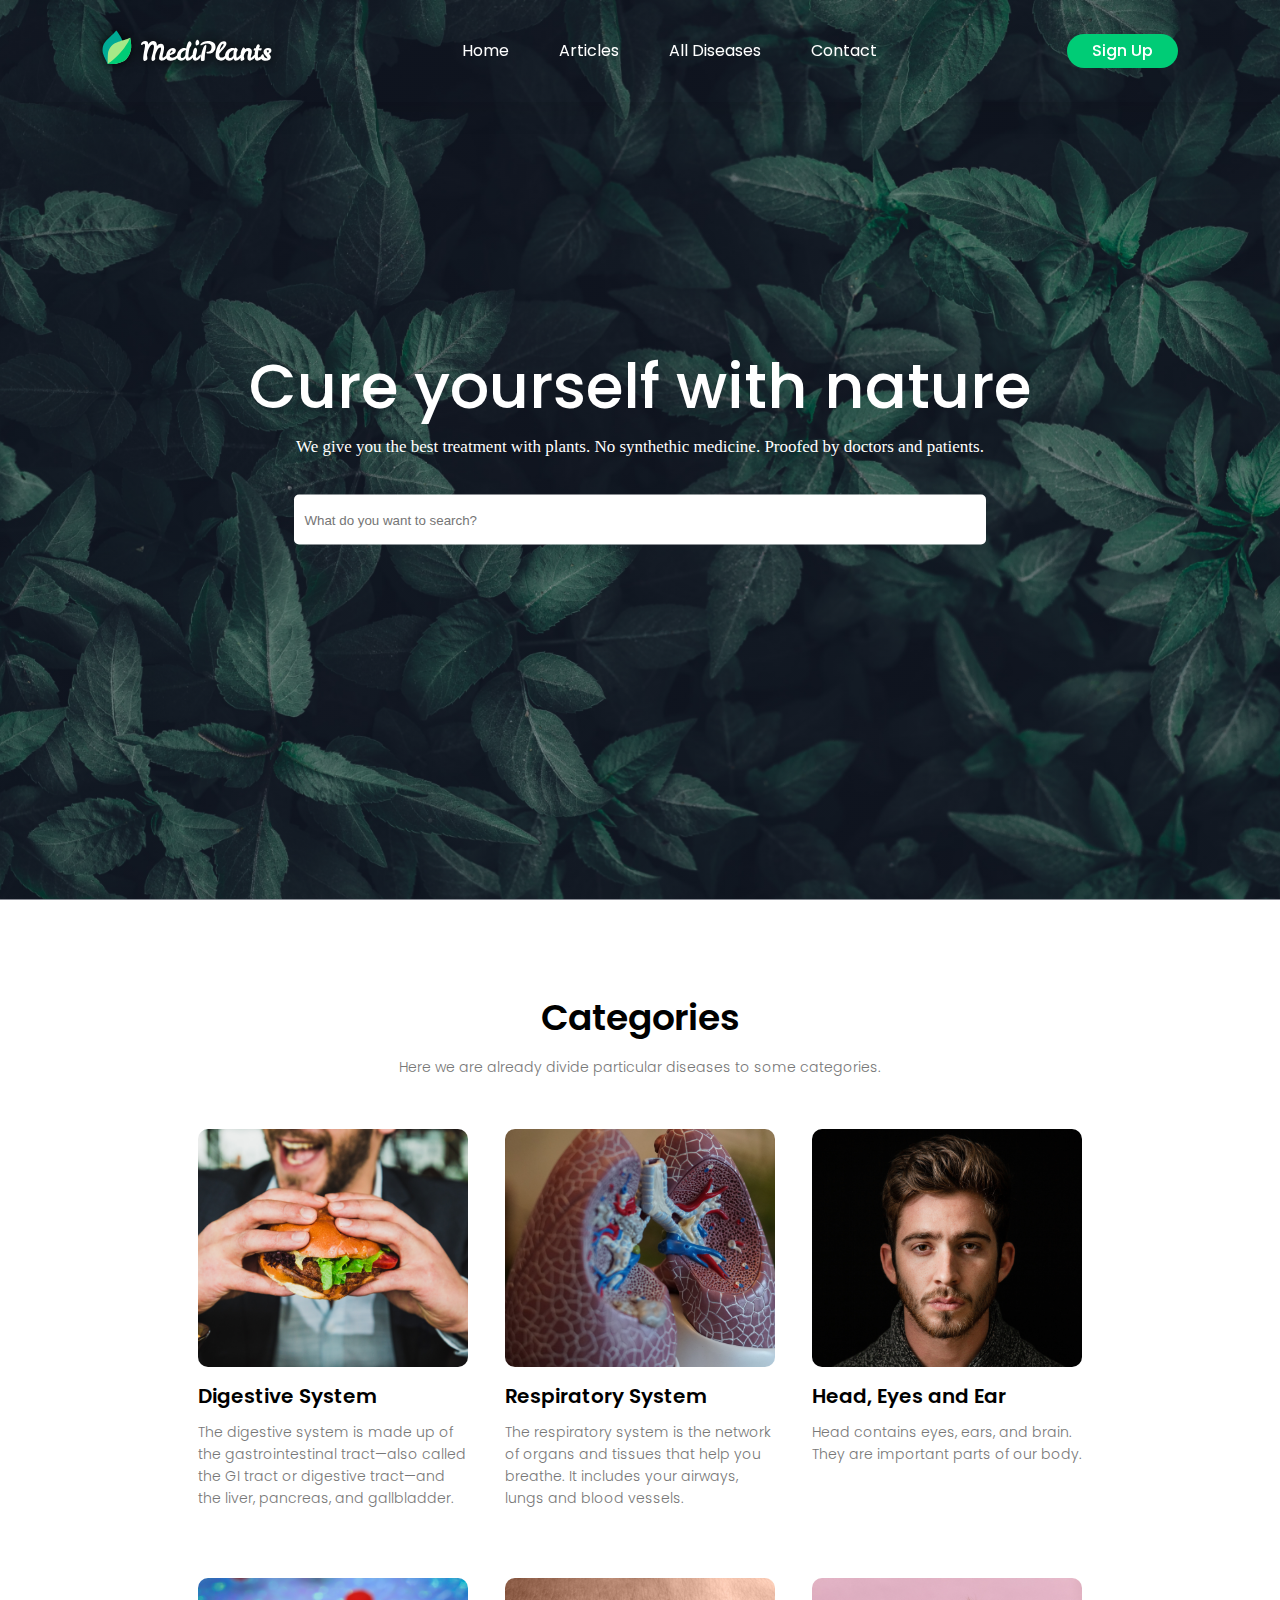
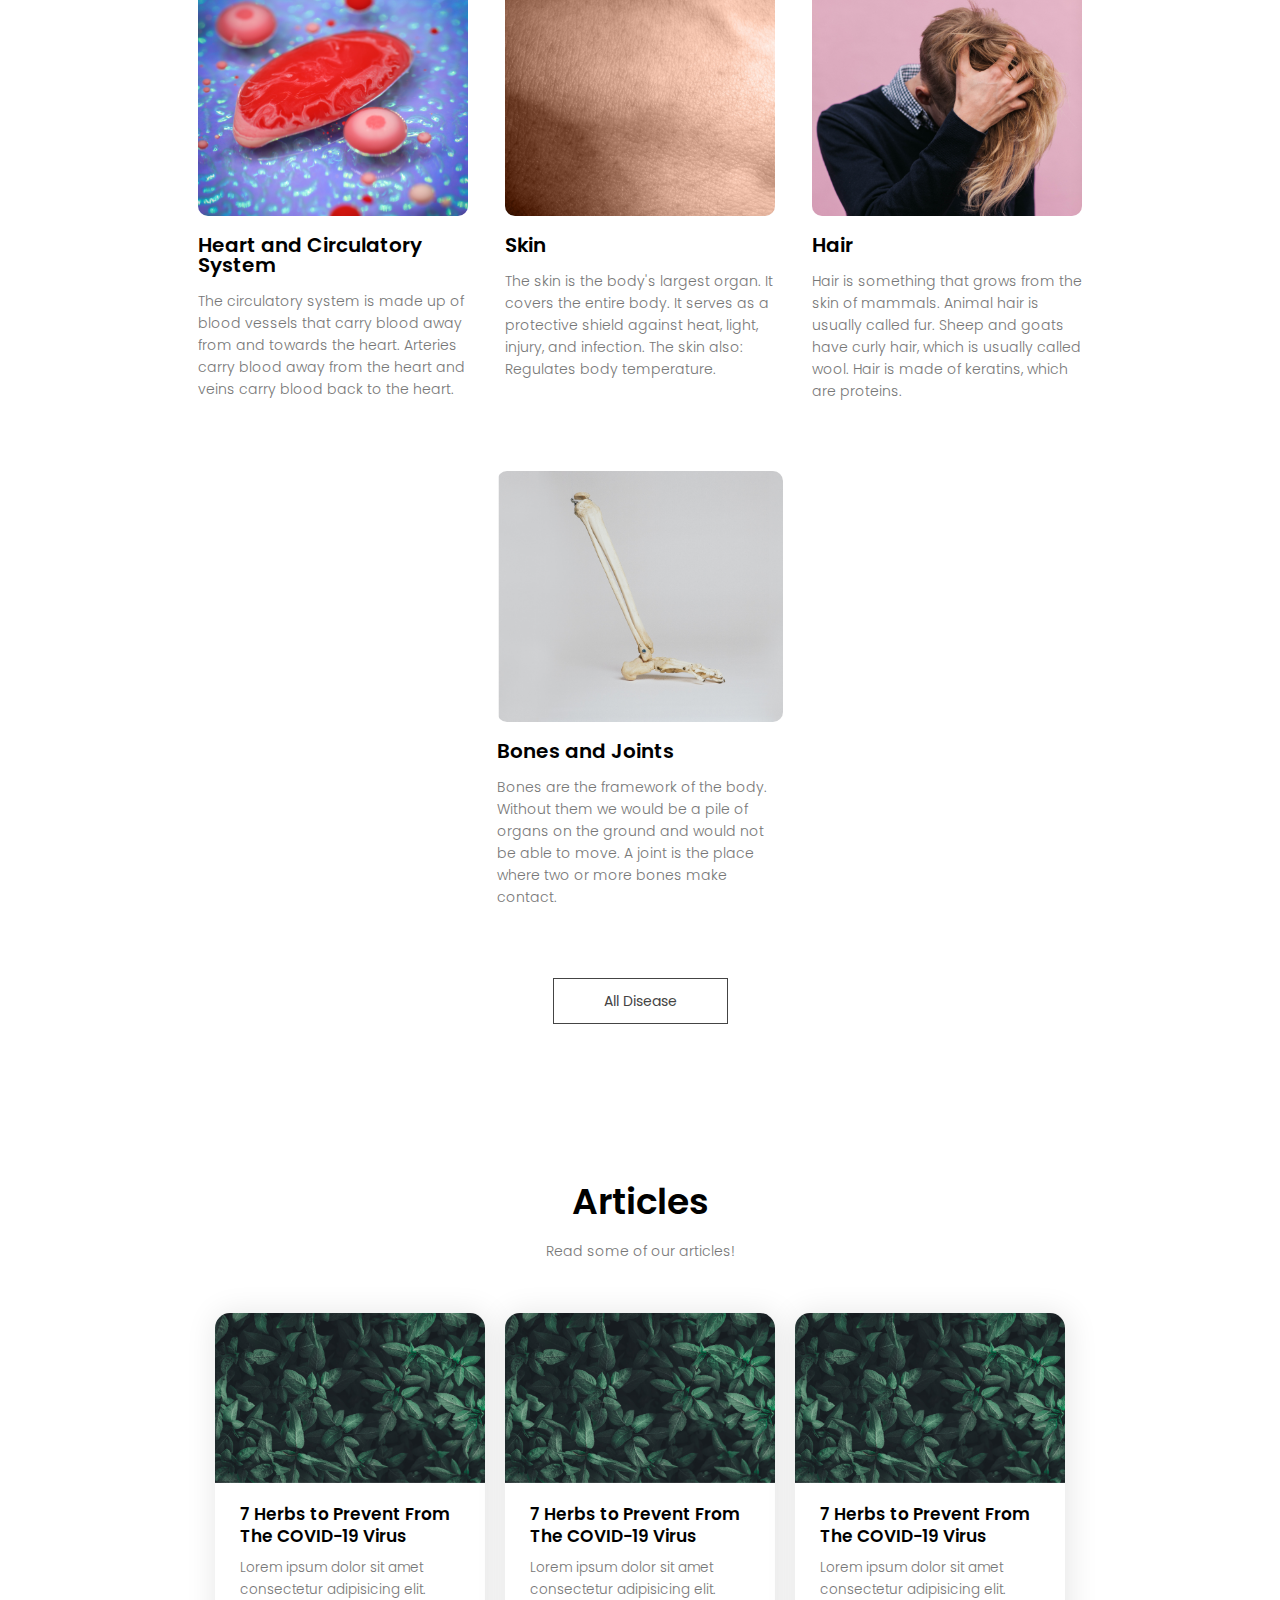
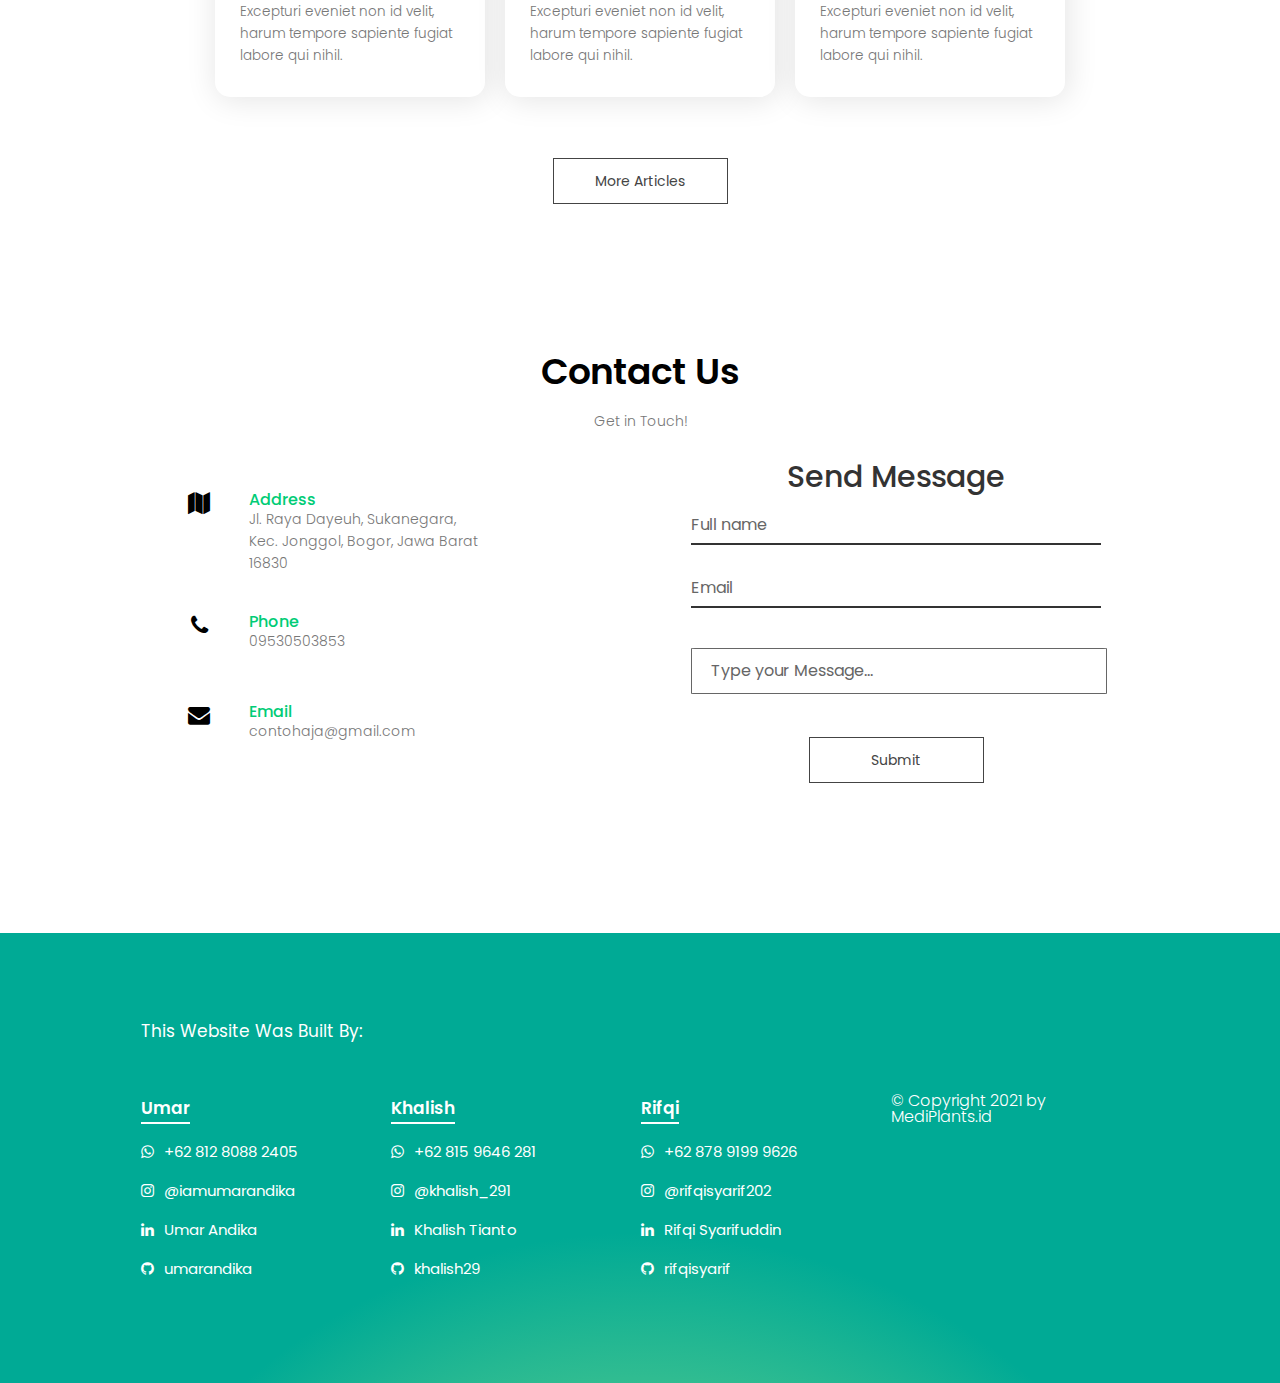
<file: index.html>
<!DOCTYPE html>
<html lang="en">

<head>
	<meta charset="UTF-8">
	<meta http-equiv="X-UA-Compatible" content="IE=edge">
	<meta name="viewport" content="width=device-width, initial-scale=1.0">
	<link rel="stylesheet" href="style.css">
	<link rel="shortcut icon" type="image/png" href="logo/favicon.png">
	<link rel="preconnect" href="https://fonts.googleapis.com">
	<link rel="preconnect" href="https://fonts.gstatic.com" crossorigin>
	<link href="https://fonts.googleapis.com/css2?family=Poppins:wght@100;200;300;400;500;600;700;800;900&display=swap"
		rel="stylesheet">
	<link rel="preconnect" href="https://fonts.googleapis.com">
	<link rel="preconnect" href="https://fonts.gstatic.com" crossorigin>
	<link href="https://fonts.googleapis.com/css2?family=Prompt:wght@100;200;300;400;500;600;700;800;900&display=swap"
		rel="stylesheet">
	<link rel="stylesheet" href="https://cdnjs.cloudflare.com/ajax/libs/font-awesome/4.7.0/css/font-awesome.min.css">
	<title>MediPlants</title>
</head>

<body>
	<header class="nav-colored nav-transparent" id="mynav">
		<a class="logo" href="/"><img src="logo/logo.svg" alt="logo" class="logo-white logo-shadow"
				id="mediplants-logo"></a>
		<nav>
			<ul class="nav_links nav_links_black nav_links_white" id="navbar">
				<li><a href="index.html">Home</a></li>
				<li><a href="/Articles/index.html">Articles</a></li>
				<li><a href="/All Disease/index.html">All Diseases</a></li>
				<li><a href="#the-contact">Contact</a></li>
			</ul>
		</nav>
		<a class="sign-up" href="#">Sign Up</a>
	</header>
	<!-- home -->
	<section class="home">
		<div class="navbar">

		</div>
		<div class="hero">
			<!-- <div class="item-cont"> -->
			<h1>Cure yourself with nature</h1>
			<p>We give you the best treatment with plants. No synthethic medicine. Proofed by doctors and patients.</p>
			<div class="search-bar">
				<input type="text" name="" placeholder="What do you want to search?">
				<!-- <span> <i href="#" class="fa fa-search"></i> What do you want to search?</span> -->
			</div>
			<!-- </div> -->
			<!-- //uhuhhu -->
		</div>

	</section>
	<section class="facilities">
		<h1>Categories</h1>
		<p>Here we are already divide particular diseases to some categories.</p>

		<div class="row">
			<!-- <a href="Digestive/index.html"> -->
			<div class="facilities-col card-hover" onclick="location='Digestive/index.html'">
				<img src="img/digestive.png">
				<h3>Digestive System</h3>
				<p>The digestive system is made up of the gastrointestinal tract—also called the GI tract or digestive
					tract—and the liver, pancreas, and gallbladder.</p>
			</div>
			<!-- </a>     -->
			<div class="facilities-col card-hover">
				<img src="img/respiratory.png">
				<h3>Respiratory System</h3>
				<p>The respiratory system is the network of organs and tissues that help you breathe. It includes your
					airways, lungs and blood vessels.</p>
			</div>
			<div class="facilities-col card-hover">
				<img src="img/head.png">
				<h3>Head, Eyes and Ear</h3>
				<p>Head contains eyes, ears, and brain. They are important parts of our body.</p>
			</div>

		</div>
		<div class="row">
			<div class="facilities-col card-hover">
				<img src="img/blood.png">
				<h3>Heart and Circulatory System</h3>
				<p>The circulatory system is made up of blood vessels that carry blood away from and towards the heart.
					Arteries carry blood away from the heart and veins carry blood back to the heart.</p>
			</div>
			<div class="facilities-col card-hover">
				<img src="img/skin.png">
				<h3>Skin</h3>
				<p>The skin is the body's largest organ. It covers the entire body. It serves as a protective shield
					against heat, light, injury, and infection. The skin also: Regulates body temperature.</p>
			</div>
			<div class="facilities-col card-hover">
				<img src="img/hair.png">
				<h3>Hair</h3>
				<p>Hair is something that grows from the skin of mammals. Animal hair is usually called fur. Sheep and
					goats have curly hair, which is usually called wool. Hair is made of keratins, which are proteins.
				</p>
			</div>

		</div>
		<div class="row">
			<div class="facilities-col card-hover">
				<img src="img/bone.png">
				<h3>Bones and Joints</h3>
				<p>Bones are the framework of the body. Without them we would be a pile of organs on the ground and
					would not be able to move. A joint is the place where two or more bones make contact.</p>
			</div>

		</div>
		<a href="All Disease/index.html" class="hero-btn">All Disease</a>
	</section>

	<section class="article">
		<h1>Articles</h1>
		<p>Read some of our articles!</p>


		<div class="row">
			<div class="card" onclick="location='Article Detail/index.html'">
				<div class="card-image car-1"></div>
				<div class="card-detail">
					<h2>7 Herbs to Prevent From The COVID-19 Virus</h2>
					<p>Lorem ipsum dolor sit amet consectetur adipisicing elit. Excepturi eveniet non id velit, harum
						tempore sapiente fugiat labore qui nihil.</p>

				</div>
			</div>
			<div class="card" onclick="location='Article Detail/index.html'">
				<div class="card-image car-2"></div>
				<div class="card-detail">
					<h2>7 Herbs to Prevent From The COVID-19 Virus</h2>
					<p>Lorem ipsum dolor sit amet consectetur adipisicing elit. Excepturi eveniet non id velit, harum
						tempore sapiente fugiat labore qui nihil.</p>

				</div>
			</div>
			<div class="card" onclick="location='Article Detail/index.html'">
				<div class="card-image car-3"></div>
				<div class="card-detail">
					<h2>7 Herbs to Prevent From The COVID-19 Virus</h2>
					<p>Lorem ipsum dolor sit amet consectetur adipisicing elit. Excepturi eveniet non id velit, harum
						tempore sapiente fugiat labore qui nihil.</p>

				</div>
			</div>
		</div>
		<a href="Articles/index.html" class="hero-btn" id="the-contact">More Articles</a>

	</section>

	<!--Contact-->

	<section class="contact">
		<h1>Contact Us</h1>
		<p>Get in Touch!</p>

		<div class="containers">
			<div class="contactInfo">
				<div class="box">
					<div class="icon"><i class="fa fa-map"></i></div>
					<div class="text">
						<h3>Address</h3>
						<p>Jl. Raya Dayeuh, Sukanegara, <br>Kec. Jonggol, Bogor, Jawa Barat <br>16830</p>
					</div>
				</div>
				<div class="box">
					<div class="icon"><i class="fa fa-phone"></i></div>
					<div class="text">
						<h3>Phone</h3>
						<p>09530503853</p>
					</div>
				</div>
				<div class="box">
					<div class="icon"><i class="fa fa-envelope"></i></div>
					<div class="text">
						<h3>Email</h3>
						<p>contohaja@gmail.com</p>
					</div>
				</div>
			</div>
			<div class="contactForm">
				<form>
					<h2>Send Message</h2>
					<div class="inputBox">
						<input type="text" name="" required="required">
						<span>Full name</span>
					</div>
					<div class="inputBox">
						<input type="text" name="" required="required">
						<span>Email</span>
					</div>
					<div class="inputBox textarea">
						<textarea required="required"></textarea>
						<span>Type your Message...</span>
					</div>
					<a href="#" class="hero-btn">Submit</a>
				</form>
			</div>
		</div>
	</section>

	<div class="footer">
		<div class="contact-person">
			<h3 class="con">This Website Was Built By:</h3>
			<div class="contact-container">
				<div class="umar">
					<h3>Umar</h3>
					<a href="https://wa.me/+6281280882405" target="_blank">
						<p class="fa fa-whatsapp"></p>+62 812 8088 2405
					</a>
					<a href="https://www.instagram.com/iamumarandika/" target="_blank">
						<p class="fa fa-instagram"></p>@iamumarandika
					</a>
					<a href="https://www.linkedin.com/in/umar-andika-b28250218/" target="_blank">
						<p class="fa fa-linkedin"></p>Umar Andika
					</a>
					<a href="https://github.com/umarandika" target="_blank">
						<p class="fa fa-github"></p>umarandika
					</a>
				</div>
				<div class="khalish">
					<h3>Khalish</h3>
					<a href="https://wa.me/+628159646281" target="_blank">
						<p class="fa fa-whatsapp"></p>+62 815 9646 281
					</a>
					<a href="https://www.instagram.com/khalish_291/" target="_blank">
						<p class="fa fa-instagram"></p>@khalish_291
					</a>
					<a href="https://www.linkedin.com/in/khalish-tianto-wiriadinata-b54565218/" target="_blank">
						<p class="fa fa-linkedin"></p>Khalish Tianto
					</a>
					<a href="https://github.com/khalish29" target="_blank">
						<p class="fa fa-github"></p>khalish29
					</a>
				</div>
				<div class="rifqi">
					<h3>Rifqi</h3>
					<a href="https://wa.me/+6287891999626" target="_blank">
						<p class="fa fa-whatsapp"></p>+62 878 9199 9626
					</a>
					<a href="https://www.instagram.com/rifqisyarif202/" target="_blank">
						<p class="fa fa-instagram"></p>@rifqisyarif202
					</a>
					<a href="https://www.linkedin.com/in/rifqi-syarifuddin-594565218/" target="_blank">
						<p class="fa fa-linkedin"></p>Rifqi Syarifuddin
					</a>
					<a href="https://github.com/rifqisyarif" target="_blank">
						<p class="fa fa-github"></p>rifqisyarif
					</a>
				</div>
			</div>
		</div>
		<div class="copyright">
			<h1>
				© Copyright 2021 by MediPlants.id
			</h1>
		</div>

	</div>
	<script>

		var myNav = document.getElementById('mynav');
		var myNavbar = document.getElementById('navbar');
		var myLogo = document.getElementById('mediplants-logo');
		window.onscroll = function () {
			"use strict";
			if (document.body.scrollTop >= 600 || document.documentElement.scrollTop >= 600) {
				myNav.classList.add("nav-colored");
				myNav.classList.remove("nav-transparent");
				myNavbar.classList.add("nav_links_black");
				myNavbar.classList.remove("nav_links_white");
				myLogo.classList.add("logo-shadow");
				myLogo.classList.remove("logo-white");
			}
			else {
				myNav.classList.add("nav-transparent");
				myNav.classList.remove("nav-colored");
				myNavbar.classList.add("nav_links_white");
				myNavbar.classList.remove("nav_links_black");
				myLogo.classList.add("logo-white");
				myLogo.classList.remove("logo-shadow");
			}
		};

	</script>


</body>

</html>
</file>
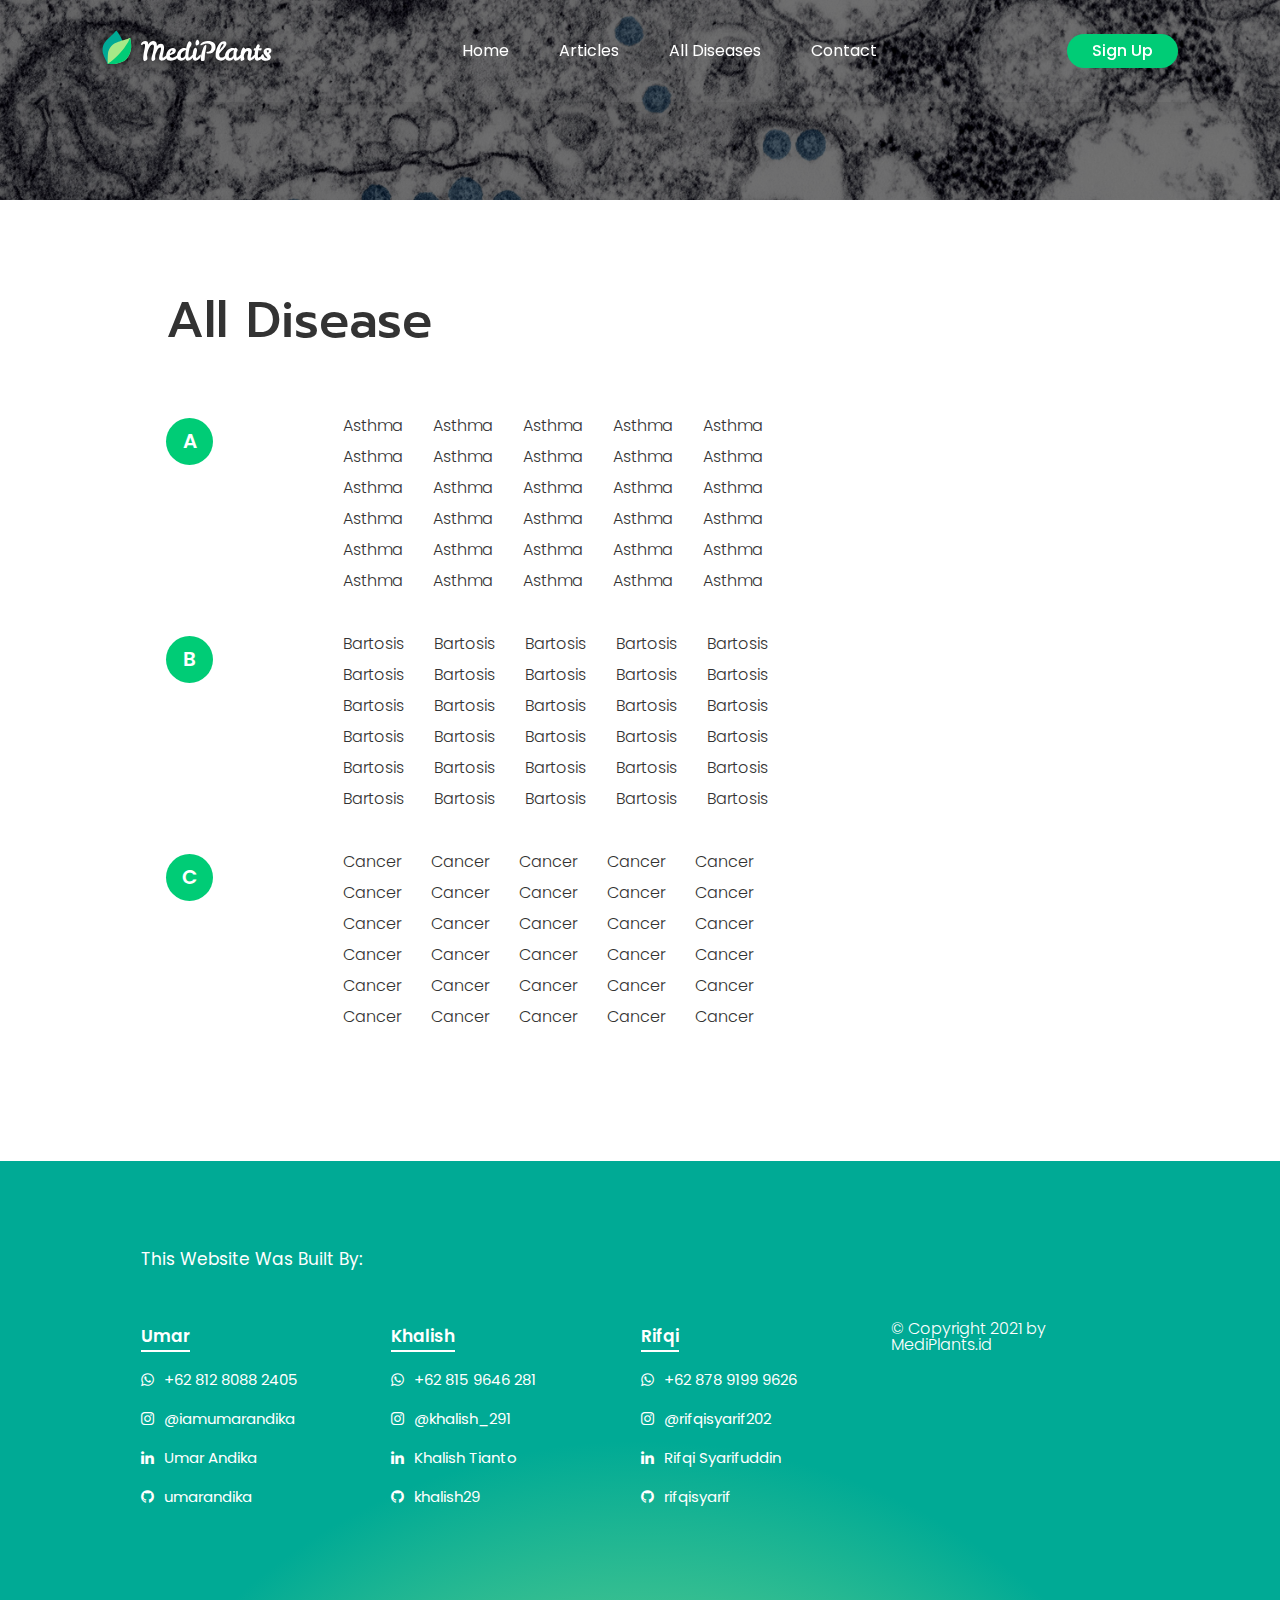
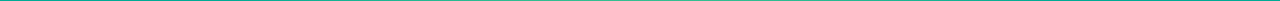
<file: All Disease/index.html>
<!DOCTYPE html>
<html lang="en">

<head>
    <meta charset="UTF-8">
    <meta http-equiv="X-UA-Compatible" content="IE=edge">
    <meta name="viewport" content="width=device-width, initial-scale=1.0">
    <link rel="shortcut icon" type="image/png" href="/logo/favicon.png">
    <link rel="stylesheet" href="style.css">
    <link rel="preconnect" href="https://fonts.googleapis.com">
    <link rel="preconnect" href="https://fonts.gstatic.com" crossorigin>
    <link href="https://fonts.googleapis.com/css2?family=Poppins:wght@100;200;300;400;500;600;700;800;900&display=swap"
        rel="stylesheet">
    <link rel="preconnect" href="https://fonts.googleapis.com">
    <link rel="preconnect" href="https://fonts.gstatic.com" crossorigin>
    <link href="https://fonts.googleapis.com/css2?family=Prompt:wght@100;200;300;400;500;600;700;800;900&display=swap"
        rel="stylesheet">
    <link rel="stylesheet" href="https://cdnjs.cloudflare.com/ajax/libs/font-awesome/4.7.0/css/font-awesome.min.css">
    <title>All Disease</title>
</head>

<body>
    <header class="nav-colored nav-transparent" id="mynav">
        <a class="logo" href="/"><img src="/logo/logo.svg" alt="logo" class="logo-white logo-shadow"
                id="mediplants-logo"></a>
        <nav>
            <ul class="nav_links nav_links_black nav_links_white" id="navbar">
                <li><a href="/index.html">Home</a></li>
                <li><a href="/Articles/index.html">Articles</a></li>
                <li><a href="/All Disease/index.html">All Diseases</a></li>
                <li><a href="/index.html#the-contact">Contact</a></li>
            </ul>
        </nav>
        <a class=" sign-up" href="#">Sign Up</a>
    </header>
    <section class="whole-page">
        <div class="img-container">
            <img class="img-hero" src="img/img1.jpg" alt="">
        </div>


        <div class="main">

            <div class="article-text">
                <h1 class="title">
                    All Disease
                </h1>
                <br>
                <br>
                <br>
                <div class="letter">
                    <h1>A</h1>
                    <div class="index">
                        <div class="line">
                            <div>Asthma</div>
                            <div>Asthma</div>
                            <div>Asthma</div>
                            <div>Asthma</div>
                            <div>Asthma</div>
                            <div>Asthma</div>
                        </div>
                        <div class="line">
                            <div>Asthma</div>
                            <div>Asthma</div>
                            <div>Asthma</div>
                            <div>Asthma</div>
                            <div>Asthma</div>
                            <div>Asthma</div>
                        </div>
                        <div class="line">
                            <div>Asthma</div>
                            <div>Asthma</div>
                            <div>Asthma</div>
                            <div>Asthma</div>
                            <div>Asthma</div>
                            <div>Asthma</div>
                        </div>
                        <div class="line">
                            <div>Asthma</div>
                            <div>Asthma</div>
                            <div>Asthma</div>
                            <div>Asthma</div>
                            <div>Asthma</div>
                            <div>Asthma</div>
                        </div>
                        <div class="line">
                            <div>Asthma</div>
                            <div>Asthma</div>
                            <div>Asthma</div>
                            <div>Asthma</div>
                            <div>Asthma</div>
                            <div>Asthma</div>
                        </div>
                    </div>
                </div>
                <br>
                <br>
                <div class="letter">
                    <h1>B</h1>
                    <div class="index">
                        <div class="line">
                            <div>Bartosis</div>
                            <div>Bartosis</div>
                            <div>Bartosis</div>
                            <div>Bartosis</div>
                            <div>Bartosis</div>
                            <div>Bartosis</div>
                        </div>
                        <div class="line">
                            <div>Bartosis</div>
                            <div>Bartosis</div>
                            <div>Bartosis</div>
                            <div>Bartosis</div>
                            <div>Bartosis</div>
                            <div>Bartosis</div>
                        </div>
                        <div class="line">
                            <div>Bartosis</div>
                            <div>Bartosis</div>
                            <div>Bartosis</div>
                            <div>Bartosis</div>
                            <div>Bartosis</div>
                            <div>Bartosis</div>
                        </div>
                        <div class="line">
                            <div>Bartosis</div>
                            <div>Bartosis</div>
                            <div>Bartosis</div>
                            <div>Bartosis</div>
                            <div>Bartosis</div>
                            <div>Bartosis</div>
                        </div>
                        <div class="line">
                            <div>Bartosis</div>
                            <div>Bartosis</div>
                            <div>Bartosis</div>
                            <div>Bartosis</div>
                            <div>Bartosis</div>
                            <div>Bartosis</div>
                        </div>
                    </div>
                </div>
                <br>
                <br>
                <div class="letter">
                    <h1>C</h1>
                    <div class="index">
                        <div class="line">
                            <div>Cancer</div>
                            <div>Cancer</div>
                            <div>Cancer</div>
                            <div>Cancer</div>
                            <div>Cancer</div>
                            <div>Cancer</div>
                        </div>
                        <div class="line">
                            <div>Cancer</div>
                            <div>Cancer</div>
                            <div>Cancer</div>
                            <div>Cancer</div>
                            <div>Cancer</div>
                            <div>Cancer</div>
                        </div>
                        <div class="line">
                            <div>Cancer</div>
                            <div>Cancer</div>
                            <div>Cancer</div>
                            <div>Cancer</div>
                            <div>Cancer</div>
                            <div>Cancer</div>
                        </div>
                        <div class="line">
                            <div>Cancer</div>
                            <div>Cancer</div>
                            <div>Cancer</div>
                            <div>Cancer</div>
                            <div>Cancer</div>
                            <div>Cancer</div>
                        </div>
                        <div class="line">
                            <div>Cancer</div>
                            <div>Cancer</div>
                            <div>Cancer</div>
                            <div>Cancer</div>
                            <div>Cancer</div>
                            <div>Cancer</div>
                        </div>
                    </div>
                </div>
                <br>
                <br>
            </div>
        </div>
        <div class="footer">
            <div class="contact">
                <h3 class="con">This Website Was Built By:</h3>
                <div class="contact-container">
                    <div class="umar">
                        <h3>Umar</h3>
                        <a href="https://wa.me/+6281280882405" target="_blank">
                            <p class="fa fa-whatsapp"></p>+62 812 8088 2405
                        </a>
                        <a href="https://www.instagram.com/iamumarandika/" target="_blank">
                            <p class="fa fa-instagram"></p>@iamumarandika
                        </a>
                        <a href="https://www.linkedin.com/in/umar-andika-b28250218/" target="_blank">
                            <p class="fa fa-linkedin"></p>Umar Andika
                        </a>
                        <a href="https://github.com/umarandika" target="_blank">
                            <p class="fa fa-github"></p>umarandika
                        </a>
                    </div>
                    <div class="khalish">
                        <h3>Khalish</h3>
                        <a href="https://wa.me/+628159646281" target="_blank">
                            <p class="fa fa-whatsapp"></p>+62 815 9646 281
                        </a>
                        <a href="https://www.instagram.com/khalish_291/" target="_blank">
                            <p class="fa fa-instagram"></p>@khalish_291
                        </a>
                        <a href="https://www.linkedin.com/in/khalish-tianto-wiriadinata-b54565218/" target="_blank">
                            <p class="fa fa-linkedin"></p>Khalish Tianto
                        </a>
                        <a href="https://github.com/khalish29" target="_blank">
                            <p class="fa fa-github"></p>khalish29
                        </a>
                    </div>
                    <div class="rifqi">
                        <h3>Rifqi</h3>
                        <a href="https://wa.me/+6287891999626" target="_blank">
                            <p class="fa fa-whatsapp"></p>+62 878 9199 9626
                        </a>
                        <a href="https://www.instagram.com/rifqisyarif202/" target="_blank">
                            <p class="fa fa-instagram"></p>@rifqisyarif202
                        </a>
                        <a href="https://www.linkedin.com/in/rifqi-syarifuddin-594565218/" target="_blank">
                            <p class="fa fa-linkedin"></p>Rifqi Syarifuddin
                        </a>
                        <a href="https://github.com/rifqisyarif" target="_blank">
                            <p class="fa fa-github"></p>rifqisyarif
                        </a>
                    </div>
                </div>
            </div>
            <div class="copyright">
                <h1>
                    © Copyright 2021 by MediPlants.id
                </h1>
            </div>
        </div>
    </section>
    <script>

        var myNav = document.getElementById('mynav');
        var myNavbar = document.getElementById('navbar');
        var myLogo = document.getElementById('mediplants-logo');
        window.onscroll = function () {
            "use strict";
            if (document.body.scrollTop >= 100 || document.documentElement.scrollTop >= 100) {
                myNav.classList.add("nav-colored");
                myNav.classList.remove("nav-transparent");
                myNavbar.classList.add("nav_links_black");
                myNavbar.classList.remove("nav_links_white");
                myLogo.classList.add("logo-shadow");
                myLogo.classList.remove("logo-white");
            }
            else {
                myNav.classList.add("nav-transparent");
                myNav.classList.remove("nav-colored");
                myNavbar.classList.add("nav_links_white");
                myNavbar.classList.remove("nav_links_black");
                myLogo.classList.add("logo-white");
                myLogo.classList.remove("logo-shadow");
            }
        };

    </script>
</body>

</html>
</file>
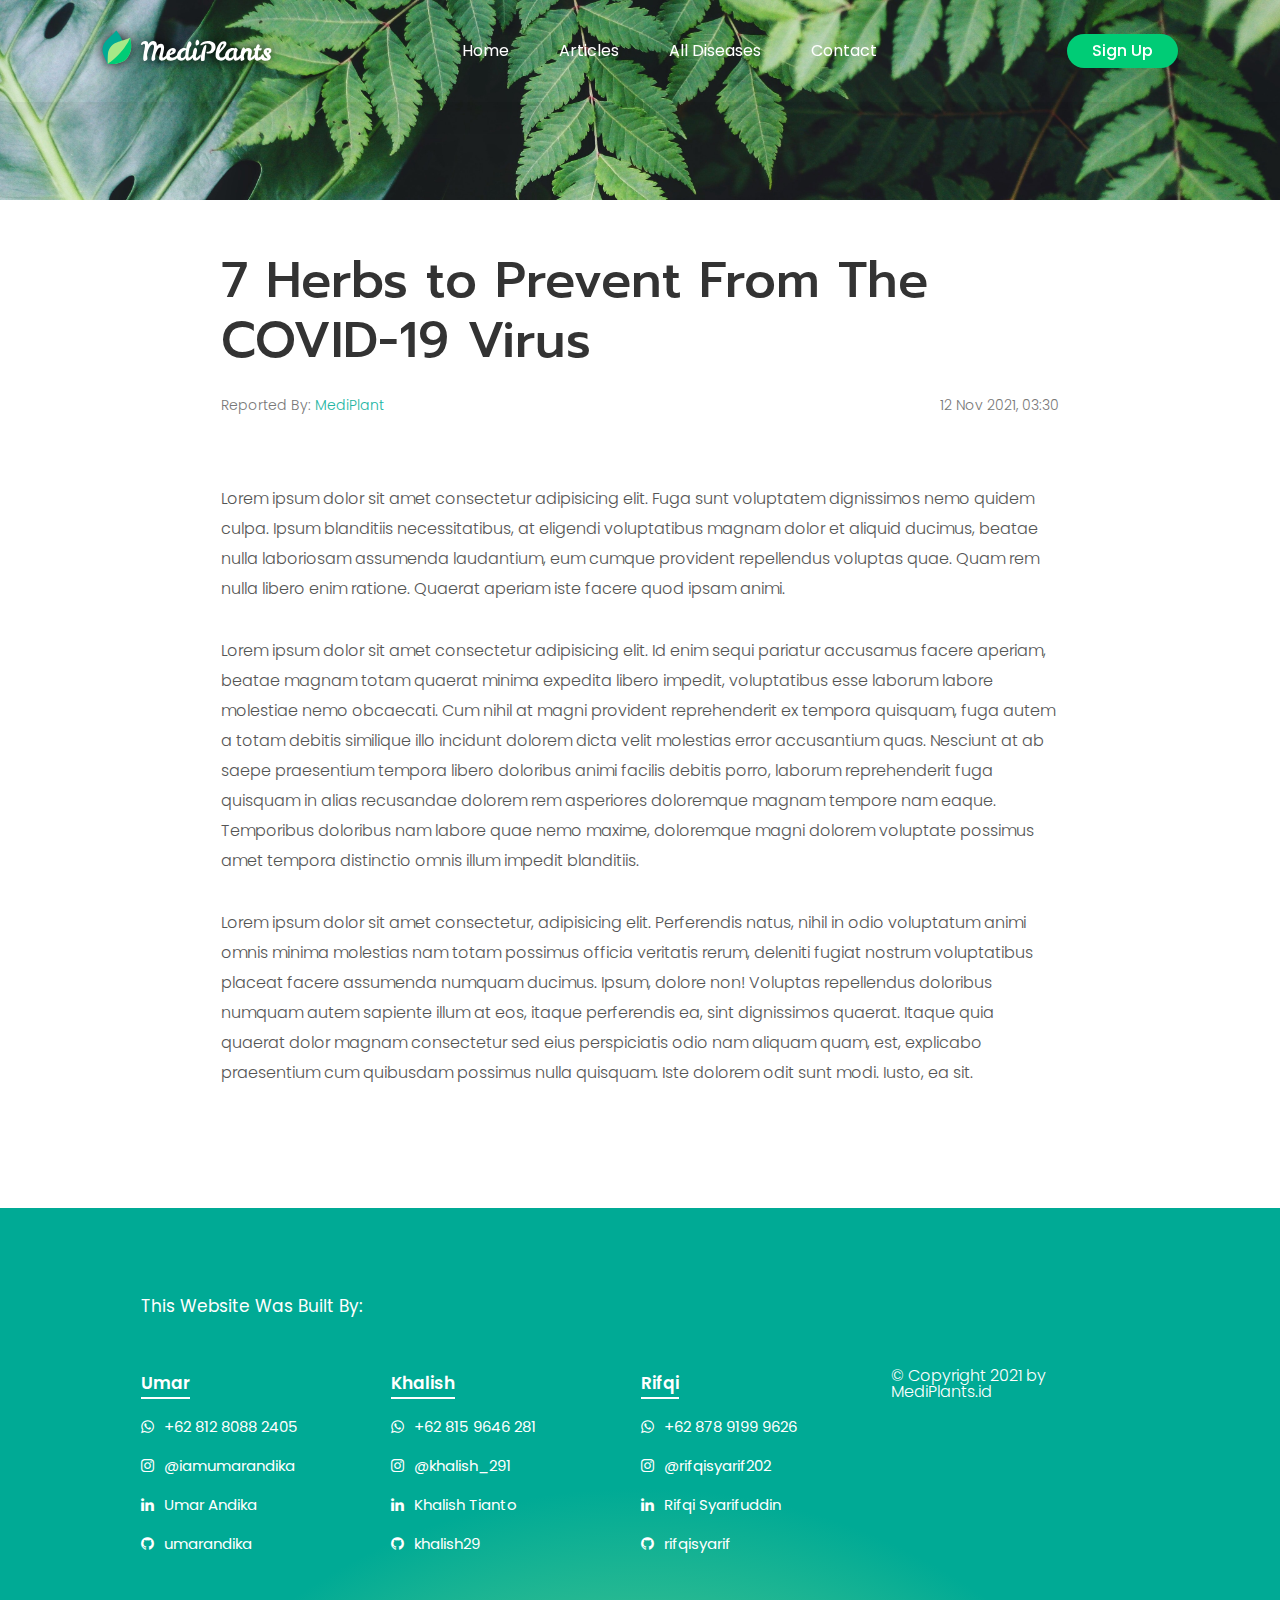
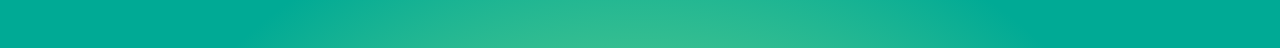
<file: Article Detail/index.html>
<!DOCTYPE html>
<html lang="en">

<head>
    <meta charset="UTF-8">
    <meta http-equiv="X-UA-Compatible" content="IE=edge">
    <meta name="viewport" content="width=device-width, initial-scale=1.0">
    <link rel="stylesheet" href="style.css">
    <link rel="shortcut icon" type="image/png" href="/logo/favicon.png">
    <link rel="preconnect" href="https://fonts.googleapis.com">
    <link rel="preconnect" href="https://fonts.gstatic.com" crossorigin>
    <link href="https://fonts.googleapis.com/css2?family=Poppins:wght@100;200;300;400;500;600;700;800;900&display=swap"
        rel="stylesheet">
    <link rel="preconnect" href="https://fonts.googleapis.com">
    <link rel="preconnect" href="https://fonts.gstatic.com" crossorigin>
    <link href="https://fonts.googleapis.com/css2?family=Prompt:wght@100;200;300;400;500;600;700;800;900&display=swap"
        rel="stylesheet">
    <link rel="stylesheet" href="https://cdnjs.cloudflare.com/ajax/libs/font-awesome/4.7.0/css/font-awesome.min.css">
    <title>7 Herbs to Prevent From The COVID-19 Virus</title>
</head>

<body>
    <section class="whole-page">
        <header class="nav-colored nav-transparent" id="mynav">
            <a class="logo" href="/"><img src="/logo/logo.svg" alt="logo" class="logo-white logo-shadow"
                    id="mediplants-logo"></a>
            <nav>
                <ul class="nav_links nav_links_black nav_links_white" id="navbar">
                    <li><a href="/index.html">Home</a></li>
                    <li><a href="/Articles/index.html">Articles</a></li>
                    <li><a href="/All Disease/index.html">All Diseases</a></li>
                    <li><a href="/index.html#the-contact">Contact</a></li>
                </ul>
            </nav>
            <a class="sign-up" href="#">Sign Up</a>
        </header>
        <div class="img-container">
            <img class="img-hero" src="img/img1.jpg" alt="">
        </div>
        <div class="main">

            <div class="article-text">
                <h1 class="title">
                    7 Herbs to Prevent From The COVID-19 Virus
                </h1>
                <div class="article-detail">
                    <p class="reported">Reported By: <span>MediPlant</span></p>
                    <p class="date">12 Nov 2021, 03:30</p>
                </div>
                <br>
                <br>
                <br>
                <br>
                <p>Lorem ipsum dolor sit amet consectetur adipisicing elit. Fuga sunt voluptatem dignissimos nemo quidem
                    culpa. Ipsum blanditiis necessitatibus, at eligendi voluptatibus magnam dolor et aliquid ducimus,
                    beatae nulla laboriosam assumenda laudantium, eum cumque provident repellendus voluptas quae. Quam
                    rem nulla libero enim ratione. Quaerat aperiam iste facere quod ipsam animi.</p>
                <br>
                <br>
                <p>Lorem ipsum dolor sit amet consectetur adipisicing elit. Id enim sequi pariatur accusamus facere
                    aperiam, beatae magnam totam quaerat minima expedita libero impedit, voluptatibus esse laborum
                    labore molestiae nemo obcaecati. Cum nihil at magni provident reprehenderit ex tempora quisquam,
                    fuga autem a totam debitis similique illo incidunt dolorem dicta velit molestias error accusantium
                    quas. Nesciunt at ab saepe praesentium tempora libero doloribus animi facilis debitis porro, laborum
                    reprehenderit fuga quisquam in alias recusandae dolorem rem asperiores doloremque magnam tempore nam
                    eaque. Temporibus doloribus nam labore quae nemo maxime, doloremque magni dolorem voluptate possimus
                    amet tempora distinctio omnis illum impedit blanditiis.</p>
                <br>
                <br>
                <p>Lorem ipsum dolor sit amet consectetur, adipisicing elit. Perferendis natus, nihil in odio voluptatum
                    animi omnis minima molestias nam totam possimus officia veritatis rerum, deleniti fugiat nostrum
                    voluptatibus placeat facere assumenda numquam ducimus. Ipsum, dolore non! Voluptas repellendus
                    doloribus numquam autem sapiente illum at eos, itaque perferendis ea, sint dignissimos quaerat.
                    Itaque quia quaerat dolor magnam consectetur sed eius perspiciatis odio nam aliquam quam, est,
                    explicabo praesentium cum quibusdam possimus nulla quisquam. Iste dolorem odit sunt modi. Iusto, ea
                    sit.</p>
            </div>
        </div>
        <div class="footer">
            <div class="contact">
                <h3 class="con">This Website Was Built By:</h3>
                <div class="contact-container">
                    <div class="umar">
                        <h3>Umar</h3>
                        <a href="https://wa.me/+6281280882405" target="_blank">
                            <p class="fa fa-whatsapp"></p>+62 812 8088 2405
                        </a>
                        <a href="https://www.instagram.com/iamumarandika/" target="_blank">
                            <p class="fa fa-instagram"></p>@iamumarandika
                        </a>
                        <a href="https://www.linkedin.com/in/umar-andika-b28250218/" target="_blank">
                            <p class="fa fa-linkedin"></p>Umar Andika
                        </a>
                        <a href="https://github.com/umarandika" target="_blank">
                            <p class="fa fa-github"></p>umarandika
                        </a>
                    </div>
                    <div class="khalish">
                        <h3>Khalish</h3>
                        <a href="https://wa.me/+628159646281" target="_blank">
                            <p class="fa fa-whatsapp"></p>+62 815 9646 281
                        </a>
                        <a href="https://www.instagram.com/khalish_291/" target="_blank">
                            <p class="fa fa-instagram"></p>@khalish_291
                        </a>
                        <a href="https://www.linkedin.com/in/khalish-tianto-wiriadinata-b54565218/" target="_blank">
                            <p class="fa fa-linkedin"></p>Khalish Tianto
                        </a>
                        <a href="https://github.com/khalish29" target="_blank">
                            <p class="fa fa-github"></p>khalish29
                        </a>
                    </div>
                    <div class="rifqi">
                        <h3>Rifqi</h3>
                        <a href="https://wa.me/+6287891999626" target="_blank">
                            <p class="fa fa-whatsapp"></p>+62 878 9199 9626
                        </a>
                        <a href="https://www.instagram.com/rifqisyarif202/" target="_blank">
                            <p class="fa fa-instagram"></p>@rifqisyarif202
                        </a>
                        <a href="https://www.linkedin.com/in/rifqi-syarifuddin-594565218/" target="_blank">
                            <p class="fa fa-linkedin"></p>Rifqi Syarifuddin
                        </a>
                        <a href="https://github.com/rifqisyarif" target="_blank">
                            <p class="fa fa-github"></p>rifqisyarif
                        </a>
                    </div>
                </div>
            </div>
            <div class="copyright">
                <h1>
                    © Copyright 2021 by MediPlants.id
                </h1>
            </div>
        </div>
    </section>
    <script>

        var myNav = document.getElementById('mynav');
        var myNavbar = document.getElementById('navbar');
        var myLogo = document.getElementById('mediplants-logo');
        window.onscroll = function () {
            "use strict";
            if (document.body.scrollTop >= 100 || document.documentElement.scrollTop >= 100) {
                myNav.classList.add("nav-colored");
                myNav.classList.remove("nav-transparent");
                myNavbar.classList.add("nav_links_black");
                myNavbar.classList.remove("nav_links_white");
                myLogo.classList.add("logo-shadow");
                myLogo.classList.remove("logo-white");
            }
            else {
                myNav.classList.add("nav-transparent");
                myNav.classList.remove("nav-colored");
                myNavbar.classList.add("nav_links_white");
                myNavbar.classList.remove("nav_links_black");
                myLogo.classList.add("logo-white");
                myLogo.classList.remove("logo-shadow");
            }
        };

    </script>
</body>

</html>
</file>
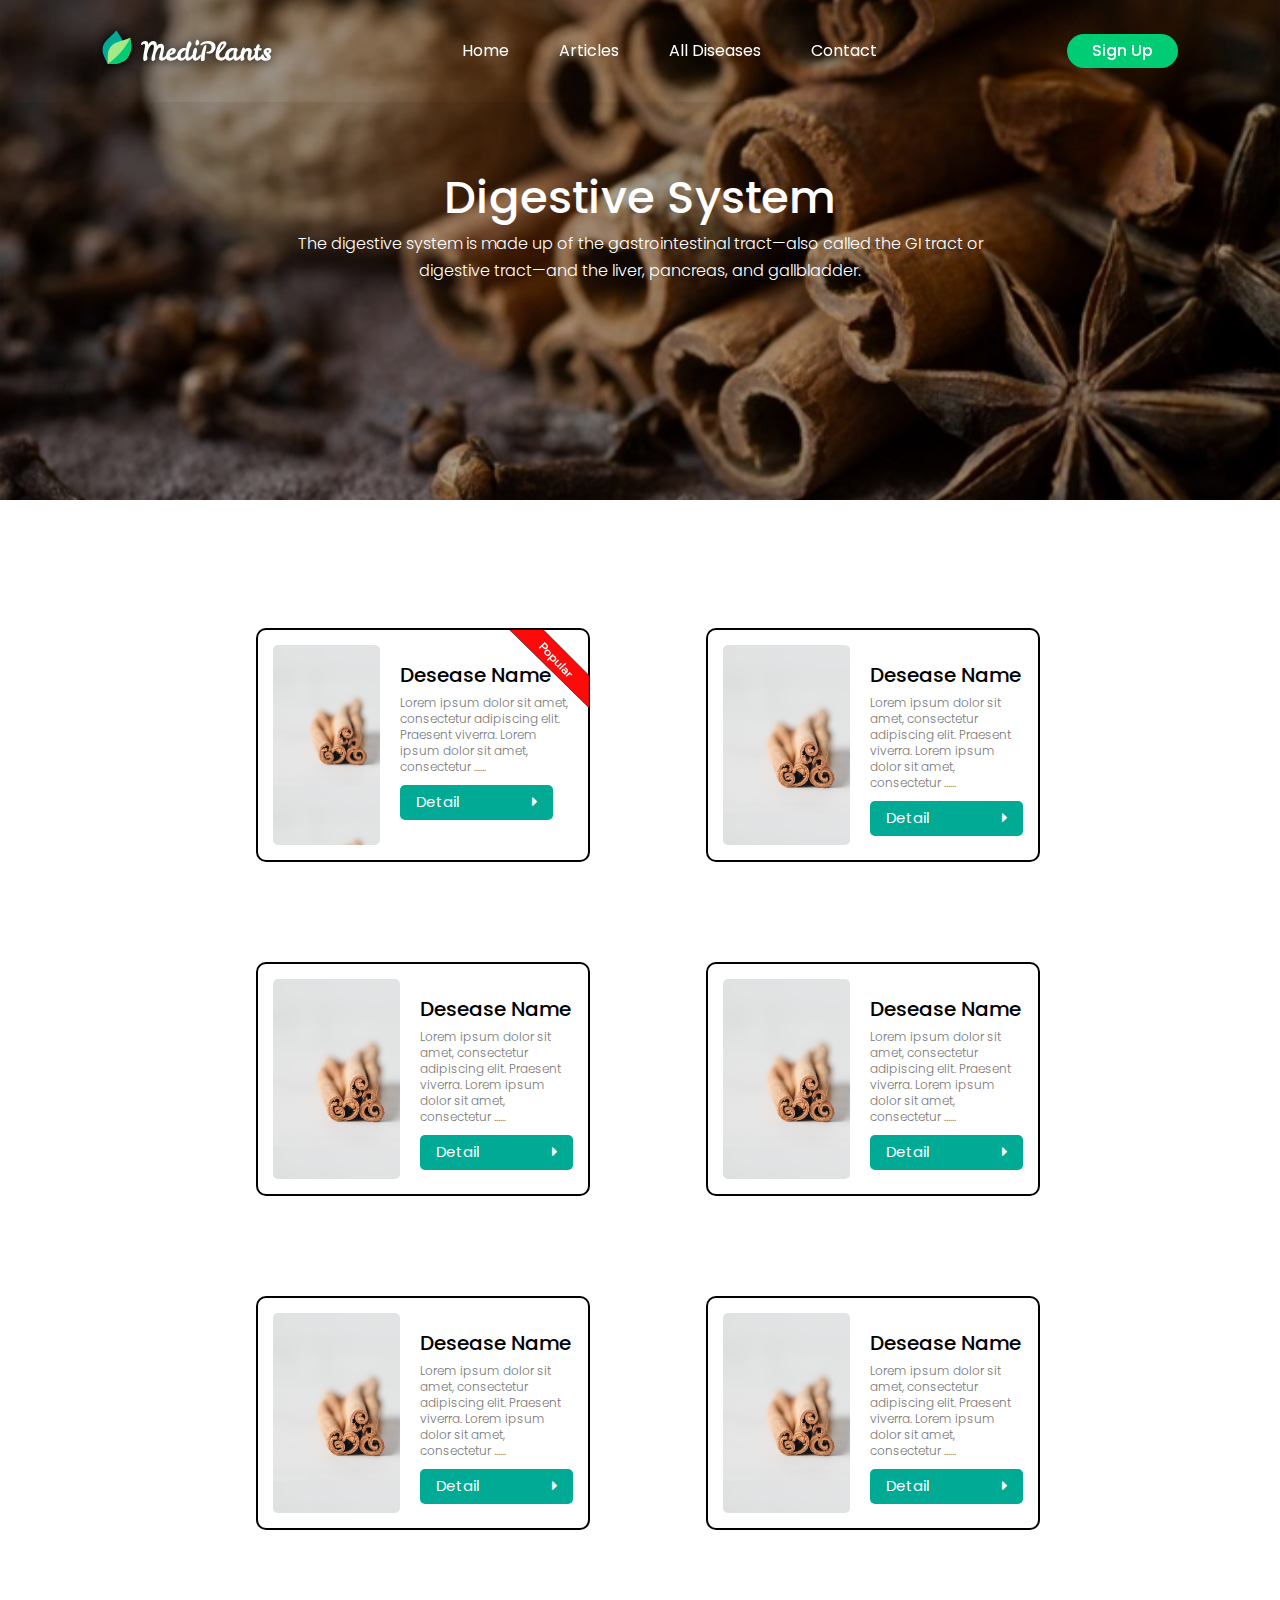
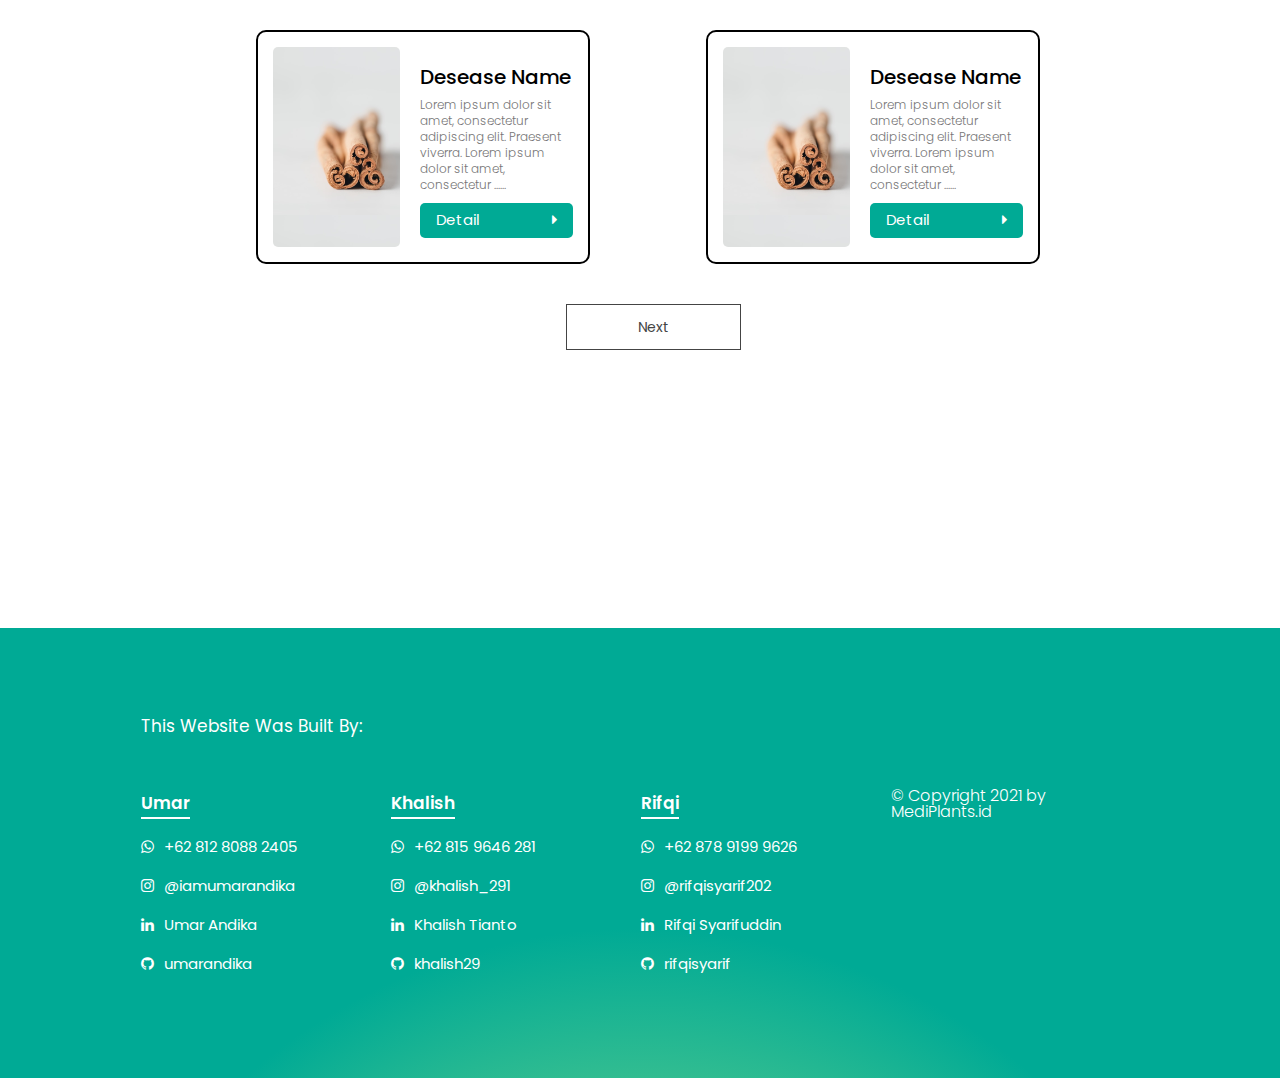
<file: Digestive/index.html>
<!DOCTYPE html>
<html lang="en">

<head>
    <meta charset="UTF-8">
    <meta http-equiv="X-UA-Compatible" content="IE=edge">
    <meta name="viewport" content="width=device-width, initial-scale=1.0">
    <link rel="shortcut icon" type="image/png" href="/logo/favicon.png">
    <link rel="stylesheet" href="styles.css">
    <link rel="preconnect" href="https://fonts.googleapis.com">
    <link rel="preconnect" href="https://fonts.gstatic.com" crossorigin>
    <link rel="stylesheet" href="all.min.css">
    <link rel="preconnect" href="https://fonts.googleapis.com">
    <link rel="preconnect" href="https://fonts.gstatic.com" crossorigin>
    <link rel="stylesheet" href="https://cdnjs.cloudflare.com/ajax/libs/font-awesome/4.7.0/css/font-awesome.min.css">
    <link href="https://fonts.googleapis.com/css2?family=Poppins:wght@100;200;300;400;500;600;700;800;900&display=swap"
        rel="stylesheet">

    <title>Document</title>
</head>

<body>
    <header class="nav-colored nav-transparent" id="mynav">
        <a class="logo" href="/"><img src="/logo/logo.svg" alt="logo" class="logo-white logo-shadow"
                id="mediplants-logo"></a>
        <nav>
            <ul class="nav_links nav_links_black nav_links_white" id="navbar">
                <li><a href="index.html">Home</a></li>
                <li><a href="/Articles/index.html">Articles</a></li>
                <li><a href="/All Disease/index.html">All Diseases</a></li>
                <li><a href="/index.html#the-contact">Contact</a></li>
            </ul>
        </nav>
        <a class="sign-up" href="#">Sign Up</a>
    </header>
    <section>
        <!--Background-->
        <div class="img-container">
            <div class="text">
                <h1>Digestive System</h1>
                <p>The digestive system is made up of the gastrointestinal tract—also called the GI tract or digestive
                    tract—and the liver, pancreas, and gallbladder.</p>
            </div>
        </div>
        <!--CardView-->

    </section>
    <section class="the-cardview">
        <div class="cardview-container-parent">
            <div class="cardview-container">
                <div class="card1">
                    <img src="background/line.svg" alt="">
                    <a href=""></a>
                    <div class="cardviewleft1">
                        <h1>Desease Name</h1>
                        <p class="desc">Lorem ipsum dolor sit amet, consectetur adipiscing elit. Praesent viverra. Lorem
                            ipsum dolor sit amet, consectetur ......</p>
                        <a href="DetailDesease.html">
                            <button>
                                <p>Detail<i class="fa fa-caret-right"></i></p>
                            </button>
                        </a>
                    </div>
                </div>
                <div class="card2">
                    <a href=""></a>
                    <div class="cardviewleft1">
                        <h1>Desease Name</h1>
                        <p class="desc">Lorem ipsum dolor sit amet, consectetur adipiscing elit. Praesent viverra. Lorem
                            ipsum dolor sit amet, consectetur ......</p>
                        <button>
                            <p>Detail<i class="fa fa-caret-right"></i></p>
                        </button>
                    </div>
                </div>
                <div class="card1">
                    <a href=""></a>
                    <div class="cardviewleft1">
                        <h1>Desease Name</h1>
                        <p class="desc">Lorem ipsum dolor sit amet, consectetur adipiscing elit. Praesent viverra. Lorem
                            ipsum dolor sit amet, consectetur ......</p>
                        <button>
                            <p>Detail<i class="fa fa-caret-right"></i></p>
                        </button>
                    </div>
                </div>
                <div class="card2">
                    <a href=""></a>
                    <div class="cardviewleft1">
                        <h1>Desease Name</h1>
                        <p class="desc">Lorem ipsum dolor sit amet, consectetur adipiscing elit. Praesent viverra. Lorem
                            ipsum dolor sit amet, consectetur ......</p>
                        <button>
                            <p>Detail<i class="fa fa-caret-right"></i></p>
                        </button>
                    </div>
                </div>
                <div class="card1">
                    <a href=""></a>
                    <div class="cardviewleft1">
                        <h1>Desease Name</h1>
                        <p class="desc">Lorem ipsum dolor sit amet, consectetur adipiscing elit. Praesent viverra. Lorem
                            ipsum dolor sit amet, consectetur ......</p>
                        <button>
                            <p>Detail<i class="fa fa-caret-right"></i></p>
                        </button>
                    </div>
                </div>
                <div class="card2">
                    <a href=""></a>
                    <div class="cardviewleft1">
                        <h1>Desease Name</h1>
                        <p class="desc">Lorem ipsum dolor sit amet, consectetur adipiscing elit. Praesent viverra. Lorem
                            ipsum dolor sit amet, consectetur ......</p>
                        <button>
                            <p>Detail<i class="fa fa-caret-right"></i></p>
                        </button>
                    </div>
                </div>
                <div class="card1">
                    <a href=""></a>
                    <div class="cardviewleft1">
                        <h1>Desease Name</h1>
                        <p class="desc">Lorem ipsum dolor sit amet, consectetur adipiscing elit. Praesent viverra. Lorem
                            ipsum dolor sit amet, consectetur ......</p>
                        <button>
                            <p>Detail<i class="fa fa-caret-right"></i></p>
                        </button>
                    </div>
                </div>
                <div class="card2">
                    <a href=""></a>
                    <div class="cardviewleft1">
                        <h1>Desease Name</h1>
                        <p class="desc">Lorem ipsum dolor sit amet, consectetur adipiscing elit. Praesent viverra. Lorem
                            ipsum dolor sit amet, consectetur ......</p>
                        <button>
                            <p>Detail<i class="fa fa-caret-right"></i></p>
                        </button>
                    </div>
                </div>
                <a href="#" class="hero-btn">Next</a>
            </div>

        </div>

        </div>

    </section>


    <div class="footer">
        <div class="contact-person">
            <h3 class="con">This Website Was Built By:</h3>
            <div class="contact-container">
                <div class="umar">
                    <h3>Umar</h3>
                    <a href="https://wa.me/+6281280882405" target="_blank">
                        <p class="fa fa-whatsapp"></p>+62 812 8088 2405
                    </a>
                    <a href="https://www.instagram.com/iamumarandika/" target="_blank">
                        <p class="fa fa-instagram"></p>@iamumarandika
                    </a>
                    <a href="https://www.linkedin.com/in/umar-andika-b28250218/" target="_blank">
                        <p class="fa fa-linkedin"></p>Umar Andika
                    </a>
                    <a href="https://github.com/umarandika" target="_blank">
                        <p class="fa fa-github"></p>umarandika
                    </a>
                </div>
                <div class="khalish">
                    <h3>Khalish</h3>
                    <a href="https://wa.me/+628159646281" target="_blank">
                        <p class="fa fa-whatsapp"></p>+62 815 9646 281
                    </a>
                    <a href="https://www.instagram.com/khalish_291/" target="_blank">
                        <p class="fa fa-instagram"></p>@khalish_291
                    </a>
                    <a href="https://www.linkedin.com/in/khalish-tianto-wiriadinata-b54565218/" target="_blank">
                        <p class="fa fa-linkedin"></p>Khalish Tianto
                    </a>
                    <a href="https://github.com/khalish29" target="_blank">
                        <p class="fa fa-github"></p>khalish29
                    </a>
                </div>
                <div class="rifqi">
                    <h3>Rifqi</h3>
                    <a href="https://wa.me/+6287891999626" target="_blank">
                        <p class="fa fa-whatsapp"></p>+62 878 9199 9626
                    </a>
                    <a href="https://www.instagram.com/rifqisyarif202/" target="_blank">
                        <p class="fa fa-instagram"></p>@rifqisyarif202
                    </a>
                    <a href="https://www.linkedin.com/in/rifqi-syarifuddin-594565218/" target="_blank">
                        <p class="fa fa-linkedin"></p>Rifqi Syarifuddin
                    </a>
                    <a href="https://github.com/rifqisyarif" target="_blank">
                        <p class="fa fa-github"></p>rifqisyarif
                    </a>
                </div>
            </div>
        </div>
        <div class="copyright">
            <h1>
                © Copyright 2021 by MediPlants.id
            </h1>
        </div>

    </div>
    <script>

        var myNav = document.getElementById('mynav');
        var myNavbar = document.getElementById('navbar');
        var myLogo = document.getElementById('mediplants-logo');
        window.onscroll = function () {
            "use strict";
            if (document.body.scrollTop >= 400 || document.documentElement.scrollTop >= 400) {
                myNav.classList.add("nav-colored");
                myNav.classList.remove("nav-transparent");
                myNavbar.classList.add("nav_links_black");
                myNavbar.classList.remove("nav_links_white");
                myLogo.classList.add("logo-shadow");
                myLogo.classList.remove("logo-white");
            }
            else {
                myNav.classList.add("nav-transparent");
                myNav.classList.remove("nav-colored");
                myNavbar.classList.add("nav_links_white");
                myNavbar.classList.remove("nav_links_black");
                myLogo.classList.add("logo-white");
                myLogo.classList.remove("logo-shadow");
            }
        };

    </script>
</body>

</html>
</file>
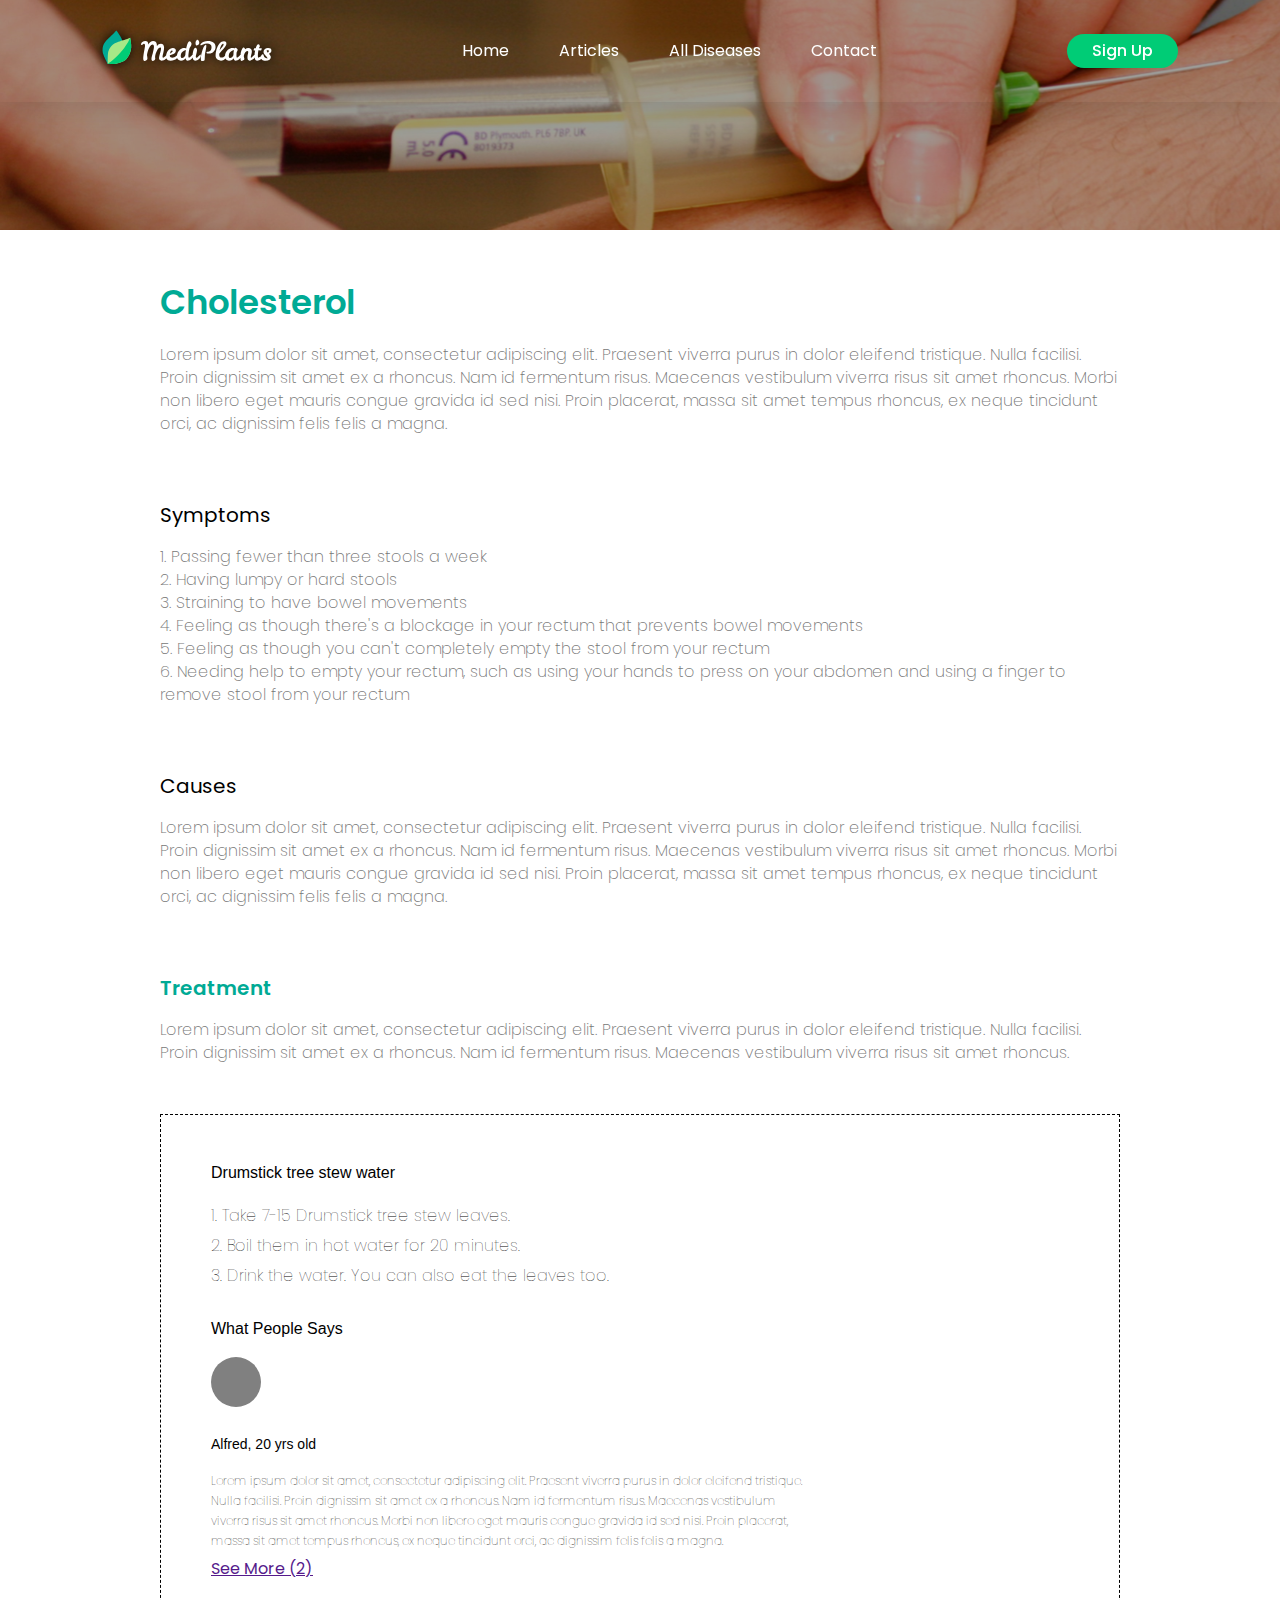
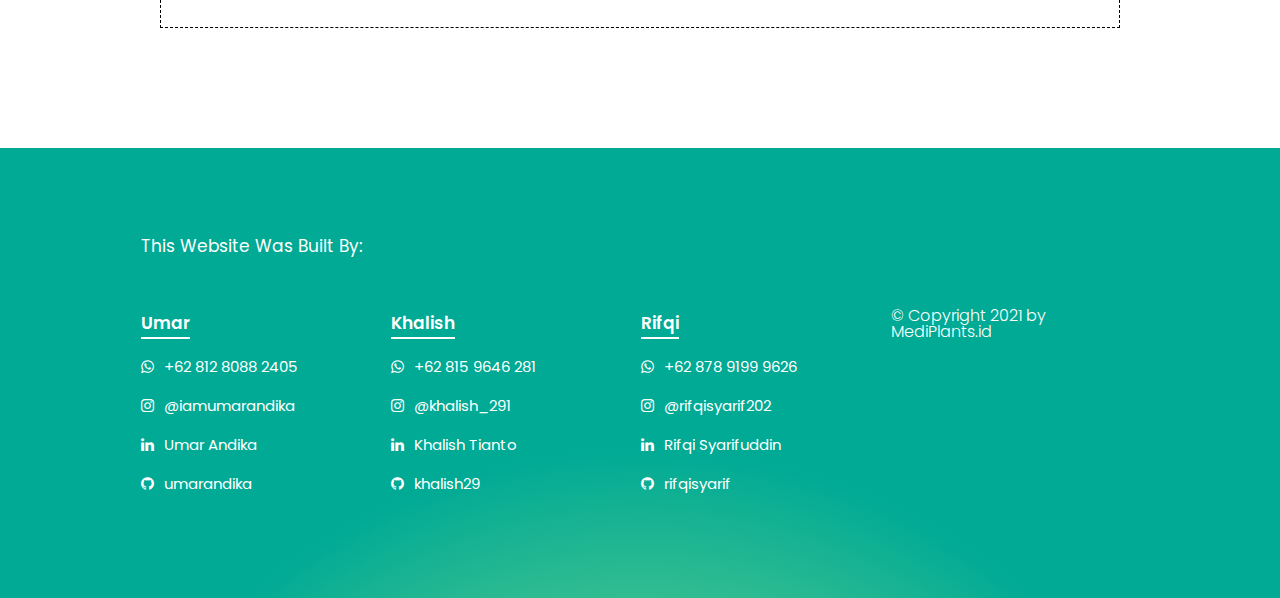
<file: Digestive/DetailDesease.html>
<!DOCTYPE html>
<html lang="en">

<head>
    <meta charset="UTF-8">
    <meta http-equiv="X-UA-Compatible" content="IE=edge">
    <meta name="viewport" content="width=device-width, initial-scale=1.0">
    <link rel="shortcut icon" type="image/png" href="/logo/favicon.png">
    <link rel="stylesheet" href="DetailDesease.css">
    <link rel="preconnect" href="https://fonts.googleapis.com">
    <link rel="preconnect" href="https://fonts.gstatic.com" crossorigin>
    <link href="https://fonts.googleapis.com/css2?family=Poppins:wght@100;200;300;400;500;600;700;800;900&display=swap"
        rel="stylesheet">
    <link rel="stylesheet" href="https://cdnjs.cloudflare.com/ajax/libs/font-awesome/4.7.0/css/font-awesome.min.css">
    <title>Detail Desease</title>
</head>

<body>
    <header class="nav-colored nav-transparent" id="mynav">
        <a class="logo" href="/index.html"><img src="/logo/logo.svg" alt="logo" class="logo-white logo-shadow"
                id="mediplants-logo"></a>
        <nav>
            <ul class="nav_links nav_links_black nav_links_white" id="navbar">
                <li><a href="/index.html">Home</a></li>
                <li><a href="/Articles/index.html">Articles</a></li>
                <li><a href="/All Disease/index.html">All Diseases</a></li>
                <li><a href="/index.html#the-contact">Contact</a></li>
            </ul>
        </nav>
        <a class="sign-up" href="#">Sign Up</a>
    </header>
    <section>
        <div class="img-container">

        </div>

        <div class="description">
            <h1 class="maintitle">Cholesterol</h1>
            <p class="maintitle-p">Lorem ipsum dolor sit amet, consectetur adipiscing elit. Praesent viverra purus in
                dolor eleifend tristique. Nulla facilisi. Proin dignissim sit amet ex a rhoncus. Nam id fermentum risus.
                Maecenas vestibulum viverra risus sit amet rhoncus. Morbi non libero eget mauris congue gravida id sed
                nisi. Proin placerat, massa sit amet tempus rhoncus, ex neque tincidunt orci, ac dignissim felis felis a
                magna.</p>
            <h1 class="title1">Symptoms</h1>
            <p class="title1-p">1. Passing fewer than three stools a week<br>
                2. Having lumpy or hard stools<br>
                3. Straining to have bowel movements<br>
                4. Feeling as though there's a blockage in your rectum that prevents bowel movements<br>
                5. Feeling as though you can't completely empty the stool from your rectum<br>
                6. Needing help to empty your rectum, such as using your hands to press on your abdomen and using a
                finger to remove stool from your rectum</p>
            <h1 class="title2">Causes</h1>
            <p class="title2-p">Lorem ipsum dolor sit amet, consectetur adipiscing elit. Praesent viverra purus in dolor
                eleifend tristique. Nulla facilisi. Proin dignissim sit amet ex a rhoncus. Nam id fermentum risus.
                Maecenas vestibulum viverra risus sit amet rhoncus. Morbi non libero eget mauris congue gravida id sed
                nisi. Proin placerat, massa sit amet tempus rhoncus, ex neque tincidunt orci, ac dignissim felis felis a
                magna.</p>
            <h1 class="title3">Treatment</h1>
            <p class="title3-p">Lorem ipsum dolor sit amet, consectetur adipiscing elit. Praesent viverra purus in dolor
                eleifend tristique. Nulla facilisi. Proin dignissim sit amet ex a rhoncus. Nam id fermentum risus.
                Maecenas vestibulum viverra risus sit amet rhoncus. </p>
        </div>
        <div class="comments">
            <h1>Drumstick tree stew water</h1>
            <p>1. Take 7-15 Drumstick tree stew leaves.<br>
                2. Boil them in hot water for 20 minutes.<br>
                3. Drink the water. You can also eat the leaves too.<br>
            </p>
            <div class="people-comments">
                <h1>What People Says</h1>
                <div class="comments-section">
                    <div class="picture">
                        <a href=""></a>
                    </div>
                    <h1>Alfred, 20 yrs old</h1>
                    <p>Lorem ipsum dolor sit amet, consectetur adipiscing elit. Praesent viverra purus in dolor eleifend
                        tristique. Nulla facilisi. Proin dignissim sit amet ex a rhoncus. Nam id fermentum risus.
                        Maecenas vestibulum viverra risus sit amet rhoncus. Morbi non libero eget mauris congue gravida
                        id sed nisi. Proin placerat, massa sit amet tempus rhoncus, ex neque tincidunt orci, ac
                        dignissim felis felis a magna.</p>
                    <a class="seemore" href="">See More (2)</a>
                </div>
            </div>
        </div>
    </section>
    <div class="footer">
        <div class="contact-person">
            <h3 class="con">This Website Was Built By:</h3>
            <div class="contact-container">
                <div class="umar">
                    <h3>Umar</h3>
                    <a href="https://wa.me/+6281280882405" target="_blank">
                        <p class="fa fa-whatsapp"></p>+62 812 8088 2405
                    </a>
                    <a href="https://www.instagram.com/iamumarandika/" target="_blank">
                        <p class="fa fa-instagram"></p>@iamumarandika
                    </a>
                    <a href="https://www.linkedin.com/in/umar-andika-b28250218/" target="_blank">
                        <p class="fa fa-linkedin"></p>Umar Andika
                    </a>
                    <a href="https://github.com/umarandika" target="_blank">
                        <p class="fa fa-github"></p>umarandika
                    </a>
                </div>
                <div class="khalish">
                    <h3>Khalish</h3>
                    <a href="https://wa.me/+628159646281" target="_blank">
                        <p class="fa fa-whatsapp"></p>+62 815 9646 281
                    </a>
                    <a href="https://www.instagram.com/khalish_291/" target="_blank">
                        <p class="fa fa-instagram"></p>@khalish_291
                    </a>
                    <a href="https://www.linkedin.com/in/khalish-tianto-wiriadinata-b54565218/" target="_blank">
                        <p class="fa fa-linkedin"></p>Khalish Tianto
                    </a>
                    <a href="https://github.com/khalish29" target="_blank">
                        <p class="fa fa-github"></p>khalish29
                    </a>
                </div>
                <div class="rifqi">
                    <h3>Rifqi</h3>
                    <a href="https://wa.me/+6287891999626" target="_blank">
                        <p class="fa fa-whatsapp"></p>+62 878 9199 9626
                    </a>
                    <a href="https://www.instagram.com/rifqisyarif202/" target="_blank">
                        <p class="fa fa-instagram"></p>@rifqisyarif202
                    </a>
                    <a href="https://www.linkedin.com/in/rifqi-syarifuddin-594565218/" target="_blank">
                        <p class="fa fa-linkedin"></p>Rifqi Syarifuddin
                    </a>
                    <a href="https://github.com/rifqisyarif" target="_blank">
                        <p class="fa fa-github"></p>rifqisyarif
                    </a>
                </div>
            </div>
        </div>
        <div class="copyright">
            <h1>
                © Copyright 2021 by MediPlants.id
            </h1>
        </div>

    </div>
    <script>

        var myNav = document.getElementById('mynav');
        var myNavbar = document.getElementById('navbar');
        var myLogo = document.getElementById('mediplants-logo');
        window.onscroll = function () {
            "use strict";
            if (document.body.scrollTop >= 150 || document.documentElement.scrollTop >= 150) {
                myNav.classList.add("nav-colored");
                myNav.classList.remove("nav-transparent");
                myNavbar.classList.add("nav_links_black");
                myNavbar.classList.remove("nav_links_white");
                myLogo.classList.add("logo-shadow");
                myLogo.classList.remove("logo-white");
            }
            else {
                myNav.classList.add("nav-transparent");
                myNav.classList.remove("nav-colored");
                myNavbar.classList.add("nav_links_white");
                myNavbar.classList.remove("nav_links_black");
                myLogo.classList.add("logo-white");
                myLogo.classList.remove("logo-shadow");
            }
        };

    </script>
</body>

</html>
</file>
<file: style.css>
html,
body,
div,
span,
applet,
object,
iframe,
h1,
h2,
h3,
h4,
h5,
h6,
p,
blockquote,
pre,
a,
abbr,
acronym,
address,
big,
cite,
code,
del,
dfn,
em,
img,
ins,
kbd,
q,
s,
samp,
small,
strike,
strong,
sub,
sup,
tt,
var,
b,
u,
i,
center,
dl,
dt,
dd,
ol,
ul,
li,
fieldset,
form,
label,
legend,
table,
caption,
tbody,
tfoot,
thead,
tr,
th,
td,
article,
aside,
canvas,
details,
embed,
figure,
figcaption,
footer,
header,
hgroup,
menu,
nav,
output,
ruby,
section,
summary,
time,
mark,
audio,
video {
  margin: 0;
  padding: 0;
  border: 0;
  font-size: 100%;
  font: inherit;
  box-sizing: border-box;
  vertical-align: baseline;
}

article,
aside,
details,
figcaption,
figure,
footer,
header,
hgroup,
menu,
nav,
section {
  display: block;
}
body {
  line-height: 1;
}
ol,
ul {
  list-style: none;
}
blockquote,
q {
  quotes: none;
}
blockquote:before,
blockquote:after,
q:before,
q:after {
  content: "";
  content: none;
}
table {
  border-collapse: collapse;
  border-spacing: 0;
}

@import url("https://fonts.googleapis.com/css2?family=Poppins:wght@100;200;300;400;500;600;700;800;900&display=swap");

/* ----------  _  _  __  ---------- */
/* ---------- |   |_ |_  ---------- */
/* ---------- |_  _| __|  ---------- */

/* ------- MAIN ------- */
body {
  font-family: "Poppins", sans-serif;
}
.home {
  background-image: linear-gradient(rgba(4, 9, 30, 0.4), rgba(4, 9, 30, 0.4)),
    url(img/img1.png);
  background-size: cover;
  background-repeat: no-repeat;
  background-position: center;
  min-height: 100vh;
  width: 100%;
  /* position: relative; */
}

header {
  position: fixed;
  top: 0;
  right: 0;
  left: 0;
  display: flex;
  justify-content: space-between;
  align-items: center;
  padding: 30px 8%;
  z-index: 99;
}

.nav-colored {
  background-color: #fff;
  box-shadow: 2px 2px 30px 2px rgba(0, 0, 0, 0.1);
  transition: 0.3s;
  
}
.nav-transparent {
  background-color: transparent;
  transition: 0.3s;
}

.logo-white {
  filter: drop-shadow(0 0 0.75rem rgba(0, 0, 0, 0));
}

.logo-shadow {
  filter: drop-shadow(0 0 0.35rem rgba(0, 0, 0, 0.9));
}

.logo {
  cursor: pointer;
}
.logo img {
  width: 170px;
}

.sign-up,
.overlay__content a {
  font-family: "Poppins", sans-serif;
  font-weight: 500;
  color: #fff;
  text-decoration: none;
}


.nav_links a {
  font-weight: 500;
  text-decoration: none;
}

.nav_links_black a {
  color: #444;
}

.nav_links_white a {
  color: #fff;
}

.nav_links {
  list-style: none;
  display: flex;
}

.nav_links li {
  padding: 0px 25px;
}

.nav_links li a {
  transition: color 0.3s ease 0s;
  font-weight: 400;
}

.nav_links li a:hover {
  color: #00cc76;
}

.sign-up {
  padding: 9px 25px;
  background-color: #00cc76;
  border-radius: 50px;
  cursor: pointer;
  transition: 0.3s;
  color: #fff;
  box-sizing: border-box;
}

.sign-up:hover{
  background-color: #fff;
  color: #00cc76;
  transition: 0.3s;
}

.hero {
  position: absolute;
  top: 50%;
  left: 50%;
  -ms-transform: translate(-50%, -50%);
  transform: translate(-50%, -50%);
  text-align: center;
  width: 90%;
}

/* .item-cont{
 
} */

.hero h1 {
  font-size: 62px;
  font-weight: 500;
  margin-bottom: 20px;
  color: #fff;
}

.hero p {
  margin: 15px 0px 40px;
  font-family: "avenir";
  font-size: 17px;
  color: #fff;
}

.search-bar {
  margin: auto;
  background-color: #fff;
  width: 60%;
  height: 50px;
  border-radius: 5px;
  color: #9d9d9d;
  display: flex;
  align-items: center;
  box-sizing: border-box;
  
}
.search-bar input{
  border-radius: 5px;
  width: 100%;
  height: 46px;
  border: none;
  background: none;
  position: relative;
  padding: 0 10px;
  transition: .5s;
  outline: none;
}
/* .search-bar span{
  position: absolute;
  padding: 5px 0;
  font-size: 16px;
  margin: 30px 0px 10px 20px;
  pointer-events: none;
  transition: 0.5s;
  font-weight: 300;
  font-size: 15px;
} */
/* .search-bar input:focus ~ span,
.search-bar input:valid ~ span{
  color: #00cc76;
  font-size: 12px;
  transform: translateY(-10px);
}

.fa-search {
  margin-right: 10px;
} */
.hero h1{
  color: linear-gradient(-45deg, #00aa95, #00cc76, #a5e887, #8fc277);
}

.hero-btn {
  display: inline-block;
  text-decoration: none;
  color: #444;
  padding: 15px;
  width: 175px;
  font-size: 13px;
  background: transparent;
  border: 1px solid #444;
  position: relative;
  cursor: pointer;
  transition: 0.7s;
  font-size: 14px;
}

.hero-btn:hover {
  border: 1px solid #00cc76;
  background: #00cc76;
  letter-spacing: 1.1px;
  transition: 0.7s;
}

.row {
  margin: 5%;
  display: flex;
  justify-content: center;
}

@media (max-width: 700px) {
  .row {
    flex-direction: column;
  }
}

/* Categories */

.facilities {
  width: 80%;
  margin: auto;
  text-align: center;
  padding-top: 100px;
}
.facilities-col {
  flex-basis: 31%;
  border-radius: 10px;
  text-align: left;
  margin: 0 2% 2%;
}
.facilities-col img {
  width: 100%;
  border-radius: 10px;
}
.facilities-col p {
  padding: 0;
  margin: 0;
}
.facilities-col h3 {
  margin-top: 16px;
  margin-bottom: 15px;
  text-align: left;
  font-weight: 600;
  font-size: 20px;
}

.facilities h1 {
  font-size: 36px;
  font-weight: 600;
  margin-bottom: 20px;
}

.facilities p {
  color: #777;
  font-size: 14px;
  font-weight: 300;
  line-height: 22px;
}

.card-hover {
  cursor: pointer;
  transition: 0.7s;
}

.card-hover:hover {
  transform: scale(1.05);
  transition: 0.7s;
}

/* ----- ARTICLE ----- */

.article {
  width: 80%;
  margin: auto;
  text-align: center;
  padding-top: 100px;
  margin-bottom: 150px;
}

.article h1 {
  margin-top: 60px;
  font-weight: 600;
  font-size: 36px;
  margin-bottom: 20px;
}

.card {
  background-color: #fff;
  width: 270px;
  margin: 0 10px 10px 10px;
  border-radius: 15px 15px 15px 15px;
  cursor: pointer;
  box-shadow: 2px 2px 30px 2px rgba(0, 0, 0, 0.1);
  transition: 0.7s;
}

.card:hover {
  transform: scale(1.05);
  box-shadow: 2px 2px 30px 2px rgba(0, 0, 0, 0.4);
  transition: 0.7s;
}
.card-image {
  height: 170px;
  margin-bottom: 15px;
  background-size: cover;
  border-radius: 15px 15px 0 0;
}

.card-detail {
  box-sizing: border-box;
  padding: 5px 25px 30px 25px;
  text-align: left;
}
.car-1 {
  background-image: url("img/img1.png");
}

.car-2 {
  background-image: url("img/img1.png");
}

.car-3 {
  background-image: url("img/img1.png");
}

.card h2 {
  font-size: 17px;
  font-weight: 600;
  line-height: 22px;
}

.card .card-detail p {
  margin-top: 10px;
  padding: 0;
  font-size: 13.5px;
}

.article p {
  color: #777;
  font-size: 14px;
  font-weight: 300;
  line-height: 22px;
}

/* ----- Contact -----*/

.contact {
  width: 80%;
  margin: auto;
  text-align: center;
  margin-bottom: 150px;
}

.contact h1 {
  margin-top: 60px;
  font-weight: 600;
  font-size: 36px;
  margin-bottom: 20px;
}

.contact p {
  color: #777;
  font-size: 14px;
  font-weight: 300;
  line-height: 22px;
}

.containers {
  width: 100%;
  display: flex;
  justify-content: center;
  align-items: center;
  margin-top: 30px;
}

.containers .contactInfo {
  width: 50%;
  display: flex;
  flex-direction: column;
}

.containers .contactInfo .box {
  position: relative;
  padding: 20px 0;
  display: flex;
}

.containers .contactInfo .box .icon {
  min-width: 50px;
  height: 50px;
  background: white;
  border-radius: 50%;
  font-size: 22px;
}

.containers .contactInfo .box .text {
  display: flex;
  margin-left: 20px;
  font-size: 16px;
  color: black;
  flex-direction: column;
  font-weight: 300;
  text-align: left;
}
.containers .contactInfo .box .text h3 {
  font-weight: 500;
  color: #00cc76;
}
.contactForm {
  width: 40%;
  background: white;
}
.contactForm h2 {
  font-size: 30px;
  color: #333;
  font-weight: 500;
}
.contactForm .inputBox {
  position: relative;
  width: 100%;
  margin-top: 10px;
}
.contactForm .inputBox input {
  width: 100%;
  padding: 5px 0;
  font-size: 14px;
  margin: 10px 0;
  border: none;
  border-bottom: 2px solid #333;
  outline: none;
  resize: none;
  font-family: "Poppins", sans-serif;
  font-weight: 300;
  color: #666;
}

.contactForm .inputBox textarea {
  width: 100%;
  border: 1px solid #666;
  outline: none;
  resize: none;
  font-family: "Poppins", sans-serif;
  font-weight: 300;
  color: #666;
  border-radius: 1%;
  margin-top: 20px;
}

.inputBox span {
  position: absolute;
  left: 0;
  padding: 5px 0;
  font-size: 16px;
  margin: 10px 0;
  pointer-events: none;
  transition: 0.5s;
  color: #666;
}

.contactForm .textarea span {
  position: absolute;
  top: 0;
  left: 0;
  padding: 5px 0;
  font-size: 16px;
  margin: 30px 0 10px 20px;
  pointer-events: none;
  transition: 0.5s;
  color: #666;
}
.contactForm .inputBox input:focus ~ span,
.contactForm .inputBox input:valid ~ span {
  color: #00cc76;
  font-size: 12px;
  transform: translateY(-20px);
}

.contactForm .inputBox textarea:focus ~ span,
.contactForm .inputBox textarea:valid ~ span {
  color: #00cc76;
  font-size: 12px;
  transform: translate(-20px, -40px);
}

.contactForm .inputBox input[type="submit"] {
  width: 100px;
  background: #00cc76;
  color: #fff;
  border: none;
  cursor: pointer;
  padding: 10px;
  font-size: 18px;
}

.contactForm .hero-btn {
  margin-top: 40px;
}
/* ----- FOOTER ----- */
.footer {
  height: 400px;
  width: 100%;
  /* background-color: #00AA95; */
  background-image: radial-gradient(
    circle at 50% 200%,
    #a5e887 100px,
    #00aa95 600px
  );
  box-sizing: border-box;
  padding: 90px 11% 360px;
  color: #fff;
  display: flex;
  justify-content: space-between;
}
.con {
  margin-bottom: 60px;
  font-size: 17px;
}

.contact-container {
  display: flex;
}

.umar,
.khalish,
.rifqi {
  margin-right: 70px;
  width: 180px;
}

.umar h3,
.khalish h3,
.rifqi h3 {
  font-weight: 600;
  font-size: 17px;
  display: inline-block;
  border-bottom: 2px solid #fff;
  margin-bottom: 20px;
  padding-bottom: 5px;
}

.umar a,
.khalish a,
.rifqi a {
  display: inline-block;
  margin-bottom: 15px;
  font-weight: 400;
  text-decoration: none;
  color: #fff;
  transition: 0.5s;
  font-size: 15px;
}

.umar a::after,
.khalish a::after,
.rifqi a::after {
  content: "";
  display: block;
  width: 0%;
  height: 2px;
  background-color: #fff;
  margin-top: 7px;
  transition: 0.5s;
}

.umar a:hover::after,
.khalish a:hover::after,
.rifqi a:hover::after {
  width: 100%;
  transition: 0.5s;
  background-color: #a5e887;
}

.umar a:hover,
.khalish a:hover,
.rifqi a:hover {
  color: #a5e887;
  transition: 0.5s;
}

.fa {
  margin-right: 10px;
}

.copyright {
  font-weight: 300;
  margin-top: 70px;
}
</file>
<file: All Disease/style.css>
html,
body,
div,
span,
applet,
object,
iframe,
h1,
h2,
h3,
h4,
h5,
h6,
p,
blockquote,
pre,
a,
abbr,
acronym,
address,
big,
cite,
code,
del,
dfn,
em,
img,
ins,
kbd,
q,
s,
samp,
small,
strike,
strong,
sub,
sup,
tt,
var,
b,
u,
i,
center,
dl,
dt,
dd,
ol,
ul,
li,
fieldset,
form,
label,
legend,
table,
caption,
tbody,
tfoot,
thead,
tr,
th,
td,
article,
aside,
canvas,
details,
embed,
figure,
figcaption,
footer,
header,
hgroup,
menu,
nav,
output,
ruby,
section,
summary,
time,
mark,
audio,
video {
  margin: 0;
  padding: 0;
  border: 0;
  font-size: 100%;
  font: inherit;
  vertical-align: baseline;
}
/* HTML5 display-role reset for older browsers */
article,
aside,
details,
figcaption,
figure,
footer,
header,
hgroup,
menu,
nav,
section {
  display: block;
}
body {
  line-height: 1;
}
ol,
ul {
  list-style: none;
}
blockquote,
q {
  quotes: none;
}
blockquote:before,
blockquote:after,
q:before,
q:after {
  content: "";
  content: none;
}
table {
  border-collapse: collapse;
  border-spacing: 0;
}

@import url("https://fonts.googleapis.com/css2?family=Poppins:wght@100;200;300;400;500;600;700;800;900&display=swap");

@import url("https://fonts.googleapis.com/css2?family=Prompt:wght@100;200;300;400;500;600;700;800;900&display=swap");

/* ----------  __  __  __  ---------- */
/* ---------- |   |__ |__  ---------- */
/* ---------- |__  __| __|  ---------- */

.logo-white {
  filter: drop-shadow(0 0 0.75rem rgba(0, 0, 0, 0));
}

.logo-shadow {
  filter: drop-shadow(0 0 0.35rem rgba(0, 0, 0, 0.9));
}

body {
  background-color: #fff;
  color: #333;
  font-family: "Poppins", sans-serif;
}

header {
  position: fixed;
  top: 0;
  right: 0;
  left: 0;
  display: flex;
  justify-content: space-between;
  align-items: center;
  padding: 30px 8%;
  z-index: 99;
}

.nav-colored {
  background-color: #fff;
  box-shadow: 2px 2px 30px 2px rgba(0, 0, 0, 0.1);
  transition: 0.3s;
}
.nav-transparent {
  background-color: transparent;
  transition: 0.3s;
}

.logo {
  cursor: pointer;
}
.logo img {
  width: 170px;
}

.sign-up,
.overlay__content a {
  font-family: "Poppins", sans-serif;
  font-weight: 500;
  color: #fff;
  text-decoration: none;
}

.nav_links a {
  font-weight: 500;
  text-decoration: none;
}

.nav_links_black a {
  color: #444;
}

.nav_links_white a {
  color: #fff;
}

.nav_links {
  list-style: none;
  display: flex;
}

.nav_links li {
  padding: 0px 25px;
}

.nav_links li a {
  transition: color 0.3s ease 0s;
  font-weight: 400;
}

.nav_links li a:hover {
  color: #00cc76;
}

.sign-up {
  padding: 9px 25px;
  background-color: #00cc76;
  border: none;
  border-radius: 50px;
  cursor: pointer;
  transition: background-color 0.3s ease 0s;
  color: #fff;
}

.main {
  margin: 7% 13%;
}

.title {
  font-size: 50px;
  font-weight: 500;
  font-family: "Prompt", sans-serif;
  line-height: 60px;
  margin-bottom: 20px;
  margin-top: 50px;
}

.img-container {
  height: 200px;
  overflow: hidden;
  background-color: black;
}
.img-hero {
  width: 100%;
  margin: auto;
  display: block;
  opacity: 0.45;
}

.letter {
  display: flex;
  font-weight: 300;
}

.letter h1 {
  margin-bottom: 0;
  margin-right: 130px;
  padding: 10px;
  height: 27px;
  width: 27px;
  background-color: #00cc76;
  border-radius: 50%;
  font-size: 20px;
  display: flex;
  justify-content: center;
  align-items: center;
  color: #fff;
  font-weight: 600;
}

.index {
  display: flex;
  justify-content: space-between;
}

.line {
  margin-right: 30px;
}

.line div {
  margin-bottom: 15px;
}

/* ------ FOOTER ----- */

.footer {
  height: 400px;
  width: 100%;
  /* background-color: #00AA95; */
  background-image: radial-gradient(
    circle at 50% 200%,
    #a5e887 100px,
    #00aa95 600px
  );
  box-sizing: border-box;
  padding: 90px 11% 350px;
  color: #fff;
  display: flex;
  justify-content: space-between;
}
.con {
  margin-bottom: 60px;
  font-size: 17px;
}

.contact-container {
  display: flex;
}

.umar,
.khalish,
.rifqi {
  margin-right: 70px;
  width: 180px;
}

.umar h3,
.khalish h3,
.rifqi h3 {
  font-weight: 600;
  font-size: 17px;
  display: inline-block;
  border-bottom: 2px solid #fff;
  margin-bottom: 20px;
  padding-bottom: 5px;
}

.umar a,
.khalish a,
.rifqi a {
  display: inline-block;
  margin-bottom: 15px;
  font-weight: 400;
  text-decoration: none;
  color: #fff;
  transition: 0.5s;
  font-size: 15px;
}

.umar a::after,
.khalish a::after,
.rifqi a::after {
  content: "";
  display: block;
  width: 0%;
  height: 2px;
  background-color: #fff;
  margin-top: 7px;
  transition: 0.5s;
}

.umar a:hover::after,
.khalish a:hover::after,
.rifqi a:hover::after {
  width: 100%;
  transition: 0.5s;
  background-color: #a5e887;
}

.umar a:hover,
.khalish a:hover,
.rifqi a:hover {
  color: #a5e887;
  transition: 0.5s;
}

.fa {
  margin-right: 10px;
}

.copyright {
  font-weight: 300;
  margin-top: 70px;
}
</file>
<file: Article Detail/style.css>
html,
body,
div,
span,
applet,
object,
iframe,
h1,
h2,
h3,
h4,
h5,
h6,
p,
blockquote,
pre,
a,
abbr,
acronym,
address,
big,
cite,
code,
del,
dfn,
em,
img,
ins,
kbd,
q,
s,
samp,
small,
strike,
strong,
sub,
sup,
tt,
var,
b,
u,
i,
center,
dl,
dt,
dd,
ol,
ul,
li,
fieldset,
form,
label,
legend,
table,
caption,
tbody,
tfoot,
thead,
tr,
th,
td,
article,
aside,
canvas,
details,
embed,
figure,
figcaption,
footer,
header,
hgroup,
menu,
nav,
output,
ruby,
section,
summary,
time,
mark,
audio,
video {
  margin: 0;
  padding: 0;
  border: 0;
  font-size: 100%;
  font: inherit;
  vertical-align: baseline;
}
/* HTML5 display-role reset for older browsers */
article,
aside,
details,
figcaption,
figure,
footer,
header,
hgroup,
menu,
nav,
section {
  display: block;
}
body {
  line-height: 1;
}
ol,
ul {
  list-style: none;
}
blockquote,
q {
  quotes: none;
}
blockquote:before,
blockquote:after,
q:before,
q:after {
  content: "";
  content: none;
}
table {
  border-collapse: collapse;
  border-spacing: 0;
}

@import url("https://fonts.googleapis.com/css2?family=Poppins:wght@100;200;300;400;500;600;700;800;900&display=swap");

@import url("https://fonts.googleapis.com/css2?family=Prompt:wght@100;200;300;400;500;600;700;800;900&display=swap");

/* ----------  __  __  __  ---------- */
/* ---------- |   |__ |__  ---------- */
/* ---------- |__  __| __|  ---------- */

.logo-white {
  filter: drop-shadow(0 0 0.75rem rgba(0, 0, 0, 0));
}

.logo-shadow {
  filter: drop-shadow(0 0 0.35rem rgba(0, 0, 0, 0.9));
}

body {
  background-color: #fff;
  color: #333;
  font-family: "Poppins", sans-serif;
}

header {
  position: fixed;
  top: 0;
  right: 0;
  left: 0;
  display: flex;
  justify-content: space-between;
  align-items: center;
  padding: 30px 8%;
  z-index: 99;
}

.nav-colored {
  background-color: #fff;
  box-shadow: 2px 2px 30px 2px rgba(0, 0, 0, 0.1);
  transition: 0.3s;
}
.nav-transparent {
  background-color: transparent;
  transition: 0.3s;
}

.logo {
  cursor: pointer;
}
.logo img {
  width: 170px;
}

.sign-up,
.overlay__content a {
  font-family: "Poppins", sans-serif;
  font-weight: 500;
  color: #fff;
  text-decoration: none;
}

.nav_links a {
  font-weight: 500;
  text-decoration: none;
}

.nav_links_black a {
  color: #444;
}

.nav_links_white a {
  color: #fff;
}

.nav_links {
  list-style: none;
  display: flex;
}

.nav_links li {
  padding: 0px 25px;
}

.nav_links li a {
  transition: color 0.3s ease 0s;
  font-weight: 400;
}

.nav_links li a:hover {
  color: #00cc76;
}

.sign-up {
  padding: 9px 25px;
  background-color: #00cc76;
  border: none;
  border-radius: 50px;
  cursor: pointer;
  transition: background-color 0.3s ease 0s;
  color: #fff;
}
.main {
  margin: 0 8%;
}

.title {
  font-size: 50px;
  font-weight: 500;
  font-family: "Prompt", sans-serif;
  line-height: 60px;
  margin-bottom: 20px;
  margin-top: 50px;
}

.img-container {
  height: 200px;
  overflow: hidden;
}
.img-hero {
  width: 100%;
  margin: auto;
  display: block;
}

.article-text {
  margin: 40px 11% 120px;
  text-align: left;
}

.article-text p {
  line-height: 30px;
  font-weight: 300;
  color: #555;
}

.article-detail {
  display: flex;
  justify-content: space-between;
}

.article-detail p {
  font-weight: 300;
  color: #777;
  font-size: 14px;
}

.reported span {
  color: #20b5a2;
}

/* ------ FOOTER ----- */

.footer {
  height: 400px;
  width: 100%;
  /* background-color: #00AA95; */
  background-image: radial-gradient(
    circle at 50% 200%,
    #a5e887 100px,
    #00aa95 600px
  );
  box-sizing: border-box;
  padding: 90px 11% 350px;
  color: #fff;
  display: flex;
  justify-content: space-between;
}
.con {
  margin-bottom: 60px;
  font-size: 17px;
}

.contact-container {
  display: flex;
}

.umar,
.khalish,
.rifqi {
  margin-right: 70px;
  width: 180px;
}

.umar h3,
.khalish h3,
.rifqi h3 {
  font-weight: 600;
  font-size: 17px;
  display: inline-block;
  border-bottom: 2px solid #fff;
  margin-bottom: 20px;
  padding-bottom: 5px;
}

.umar a,
.khalish a,
.rifqi a {
  display: inline-block;
  margin-bottom: 15px;
  font-weight: 400;
  text-decoration: none;
  color: #fff;
  transition: 0.5s;
  font-size: 15px;
}

.umar a::after,
.khalish a::after,
.rifqi a::after {
  content: "";
  display: block;
  width: 0%;
  height: 2px;
  background-color: #fff;
  margin-top: 7px;
  transition: 0.5s;
}

.umar a:hover::after,
.khalish a:hover::after,
.rifqi a:hover::after {
  width: 100%;
  transition: 0.5s;
  background-color: #a5e887;
}

.umar a:hover,
.khalish a:hover,
.rifqi a:hover {
  color: #a5e887;
  transition: 0.5s;
}

.fa {
  margin-right: 10px;
}

.copyright {
  font-weight: 300;
  margin-top: 70px;
}
</file>
<file: Digestive/styles.css>
html,
body,
span,
h1,
h2,
h3,
h4,
h5,
h6,
p,
applet,
object,
iframe,
blockquote,
pre,
a,
abbr,
acronym,
address,
big,
cite,
code,
del,
dfn,
em,
img,
ins,
kbd,
q,
s,
samp,
small,
strike,
strong,
sub,
sup,
tt,
var,
b,
u,
i,
center,
dl,
dt,
dd,
ol,
ul,
li,
fieldset,
label,
legend,
caption,
tbody,
tfoot,
thead,
tr,
th,
td,
article,
aside,
canvas,
details,
embed,
figure,
figcaption,
footer,
hgroup,
menu,
output,
ruby,
section,
summary,
time,
mark,
audio,
video {
  margin: 0;
  padding: 0;
  border: 0;
  font-size: 100%;
  font: inherit;
  box-sizing: border-box;
  vertical-align: baseline;
}

article,
aside,
details,
figcaption,
figure,
footer,
header,
hgroup,
menu,
nav,
section {
  display: block;
}
body {
  line-height: 1;
}
ol,
ul {
  list-style: none;
}
blockquote,
q {
  quotes: none;
}
blockquote:before,
blockquote:after,
q:before,
q:after {
  content: "";
  content: none;
}
table {
  border-collapse: collapse;
  border-spacing: 0;
}

/* ----------  _  _  __  ---------- */
/* ---------- |   |_ |_  ---------- */
/* ---------- |_  _| __|  ---------- */

/* ------- MAIN ------- */
.logo-white {
  filter: drop-shadow(0 0 0.75rem rgba(0, 0, 0, 0));
}

.logo-shadow {
  filter: drop-shadow(0 0 0.35rem rgba(0, 0, 0, 0.9));
}

header {
  position: fixed;
  top: 0;
  right: 0;
  left: 0;
  display: flex;
  justify-content: space-between;
  align-items: center;
  padding: 30px 8%;
  z-index: 99;
}

.nav-colored {
  background-color: #fff;
  box-shadow: 2px 2px 30px 2px rgba(0, 0, 0, 0.1);
  transition: 0.3s;
}
.nav-transparent {
  background-color: transparent;
  transition: 0.3s;
}

.logo {
  cursor: pointer;
}
.logo img {
  width: 170px;
}

.sign-up,
.overlay__content a {
  font-family: "Poppins", sans-serif;
  font-weight: 500;
  color: #fff;
  text-decoration: none;
}

.nav_links a {
  font-weight: 500;
  text-decoration: none;
}

.nav_links_black a {
  color: #444;
}

.nav_links_white a {
  color: #fff;
}

.nav_links {
  list-style: none;
  display: flex;
}

.nav_links li {
  padding: 0px 25px;
}

.nav_links li a {
  transition: color 0.3s ease 0s;
  font-weight: 400;
}

.nav_links li a:hover {
  color: #00cc76;
}

.sign-up {
  padding: 9px 25px;
  background-color: #00cc76;
  border: none;
  border-radius: 50px;
  cursor: pointer;
  transition: background-color 0.3s ease 0s;
  color: #fff;
}

body {
  margin: 0;
  padding: 0;
  font-family: "Poppins", sans-serif;
}
.img-container {
  background-image: url(background/background-shadow.svg);
  height: 500px;
  width: 100%;
  background-size: cover;
}
.text h1 {
  color: white;
  font-size: 45px;
  font-weight: 500;
  margin-top: 100px;
}
.text p {
  color: white;
  width: 700px;
  margin-top: 10px;
  text-align: center;
  font-weight: 300;
  line-height: 27px;
}
.text {
  position: relative;
  top: 15%;
  display: flex;
  flex-direction: column;
  align-items: center;
  justify-content: center;
}

.hero-btn {
  display: inline-block;
  text-decoration: none;
  color: #444;
  padding: 15px;
  width: 175px;
  font-size: 13px;
  background: transparent;
  border: 1px solid #444;
  transition: 0.7s;
  font-size: 14px;
  text-align: center;
  margin: auto;
  margin-top: -60px;
  margin-bottom: 150px;
  margin-left: 310%;
}

.hero-btn:hover {
  border: 1px solid #00cc76;
  background: #00cc76;
  letter-spacing: 1.1px;
  transition: 0.7s;
}

.cardview-container {
  box-sizing: border-box;
  position: relative;
  padding: 10% 20%;
  display: grid;
  grid-template-columns: repeat(2, 100px);
  gap: 100px;
}
.card1 {
  width: 300px;
  height: 200px;
  border: 2px solid black;
  border-radius: 10px;
  display: flex;
  padding: 15px;
  transition: 0.5s;
}

.card1 img {
  width: 100px;
  position: absolute;
  height: 80px;
  margin-top: -16px;
  margin-left: 226px;
}
.card1 a {
  background-image: url(background/cinnamon.jpeg);
  background-size: contain;
  width: 100vh;
  height: 200px;
  margin-right: 20px;
  border-radius: 5px;
}
.cardviewleft1 button {
  width: 153px;
  height: 35px;
  color: white;
  border-radius: 5px;
  background: #00aa95;
  border: none;
}
.cardviewleft1 h1 {
  font-weight: 500;
  font-size: 20px;
  margin-top: 20px;
}
.cardviewleft1 p {
  font-size: 12px;
  color: #777;
  font-weight: 300;
  line-height: 16px;
}
.cardviewleft1 .desc {
  margin-top: 10px;
  margin-bottom: 10px;
}
.cardviewleft1 a {
  width: 20px;
  height: 35px;
  color: white;
  border-radius: 5px;
  background: #00aa95;
  border: none;
  transform: translateX(-10%);
}
.cardviewleft1 button p {
  font-family: "Poppins", sans-serif;
  display: flex;
  margin: 10px;
  margin-top: 8px;
  justify-content: space-between;
  font-weight: 400;
  font-size: 15px;
  color: #fff;
}
.card1:hover {
  transition: 0.5s;
  transform: scale(1.05);
  box-shadow: 10px 10px 2px 1px rgba(0, 0, 0, 0.25);
  border: none;
  background: #00cc76;
}
.cardviewleft1 button:hover {
  background: #a5e887;
  transition: 0.5s;
  color: #00aa95;
}
.card2 {
  margin-left: 250px;
  width: 300px;
  height: 200px;
  border: 2px solid black;
  padding: 15px;
  border-radius: 10px;
  display: flex;
}

.card2 a {
  background-image: url(background/cinnamon.jpeg);
  background-size: contain;
  width: 100vh;
  height: 200px;
  margin-right: 20px;
  border-radius: 5px;
}
.cardviewleft2 h1 {
  font-weight: 500;
}
.cardviewleft2 button {
  width: 153px;
  height: 35px;
  color: white;
  border-radius: 5px;
  background: #00aa95;
  border: none;
}
.cardviewleft2 {
  font-family: "Prompt", sans-serif;
  font-size: 12px;
}
.cardviewleft2 .desc {
  margin-top: 10px;
  margin-bottom: 10px;
}
.cardviewleft2 button p {
  display: flex;
  margin: 10px;
  margin-top: 5px;
  justify-content: space-between;
  font-weight: 400;
  font-size: 15px;
}
.card2:hover {
  transition: 0.5s;
  transform: scale(1.05);
  box-shadow: 10px 10px 2px 1px rgba(0, 0, 0, 0.25);
  border: none;
  background: #00cc76;
}
.cardviewleft2 button:hover {
  background: #a5e887;
  transition: 0.5s;
  color: #00aa95;
}

.nextbutton {
  width: 300px;
  height: 45px;
  border: 1px solid black;
  background: #00aa95;
  color: white;
  font-weight: 400;
  font-size: 20px;
  border-radius: 5px;
  transform: translate(80%, 50%);
}

.nextbutton:hover {
  background: #a5e887;
  transition: 0.5s;
  color: #00aa95;
  border: none;
}

.footer {
  height: 400px;
  width: 100%;
  /* background-color: #00AA95; */
  background-image: radial-gradient(
    circle at 50% 200%,
    #a5e887 100px,
    #00aa95 600px
  );
  box-sizing: border-box;
  padding: 90px 11% 360px;
  color: #fff;
  display: flex;
  justify-content: space-between;
}
.con {
  margin-bottom: 60px;
  font-size: 17px;
}

.contact-container {
  display: flex;
}

.umar,
.khalish,
.rifqi {
  margin-right: 70px;
  width: 180px;
}

.umar h3,
.khalish h3,
.rifqi h3 {
  font-weight: 600;
  font-size: 17px;
  display: inline-block;
  border-bottom: 2px solid #fff;
  margin-bottom: 20px;
  padding-bottom: 5px;
}

.umar a,
.khalish a,
.rifqi a {
  display: inline-block;
  margin-bottom: 15px;
  font-weight: 400;
  text-decoration: none;
  color: #fff;
  transition: 0.5s;
  font-size: 15px;
}

.umar a::after,
.khalish a::after,
.rifqi a::after {
  content: "";
  display: block;
  width: 0%;
  height: 2px;
  background-color: #fff;
  margin-top: 7px;
  transition: 0.5s;
}

.umar a:hover::after,
.khalish a:hover::after,
.rifqi a:hover::after {
  width: 100%;
  transition: 0.5s;
  background-color: #a5e887;
}

.umar a:hover,
.khalish a:hover,
.rifqi a:hover {
  color: #a5e887;
  transition: 0.5s;
}

.footer .fa {
  margin-right: 10px;
}

.copyright {
  font-weight: 300;
  margin-top: 70px;
}
</file>
<file: Digestive/DetailDesease.css>
html,
body,
div,
span,
applet,
object,
iframe,
h1,
h2,
h3,
h4,
h5,
h6,
p,
blockquote,
pre,
a,
abbr,
acronym,
address,
big,
cite,
code,
del,
dfn,
em,
img,
ins,
kbd,
q,
s,
samp,
small,
strike,
strong,
sub,
sup,
tt,
var,
b,
u,
i,
center,
dl,
dt,
dd,
ol,
ul,
li,
fieldset,
form,
label,
legend,
table,
caption,
tbody,
tfoot,
thead,
tr,
th,
td,
article,
aside,
canvas,
details,
embed,
figure,
figcaption,
footer,
header,
hgroup,
menu,
nav,
output,
ruby,
section,
summary,
time,
mark,
audio,
video {
  margin: 0;
  padding: 0;
  border: 0;
  font-size: 100%;
  font: inherit;
  box-sizing: border-box;
  vertical-align: baseline;
}

article,
aside,
details,
figcaption,
figure,
footer,
header,
hgroup,
menu,
nav,
section {
  display: block;
}
body {
  line-height: 1;
}
ol,
ul {
  list-style: none;
}
blockquote,
q {
  quotes: none;
}
blockquote:before,
blockquote:after,
q:before,
q:after {
  content: "";
  content: none;
}
table {
  border-collapse: collapse;
  border-spacing: 0;
}

body {
  margin: 0;
  padding: 0;
  font-family: "Poppins", sans-serif;
}

@import url("https://fonts.googleapis.com/css2?family=Poppins:wght@100;200;300;400;500;600;700;800;900&display=swap");

header {
  position: fixed;
  top: 0;
  right: 0;
  left: 0;
  display: flex;
  justify-content: space-between;
  align-items: center;
  padding: 30px 8%;
  z-index: 99;
}

.nav-colored {
  background-color: #fff;
  box-shadow: 2px 2px 30px 2px rgba(0, 0, 0, 0.1);
  transition: 0.3s;
}
.nav-transparent {
  background-color: transparent;
  transition: 0.3s;
}

.logo-white {
  filter: drop-shadow(0 0 0.75rem rgba(0, 0, 0, 0));
}

.logo-shadow {
  filter: drop-shadow(0 0 0.35rem rgba(0, 0, 0, 0.9));
}

.logo {
  cursor: pointer;
}
.logo img {
  width: 170px;
}

.sign-up,
.overlay__content a {
  font-family: "Poppins", sans-serif;
  font-weight: 500;
  color: #fff;
  text-decoration: none;
}

.nav_links a {
  font-weight: 500;
  text-decoration: none;
}

.nav_links_black a {
  color: #444;
}

.nav_links_white a {
  color: #fff;
}

.nav_links {
  list-style: none;
  display: flex;
}

.nav_links li {
  padding: 0px 25px;
}

.nav_links li a {
  transition: color 0.3s ease 0s;
  font-weight: 400;
}

.nav_links li a:hover {
  color: #00cc76;
}

.sign-up {
  padding: 9px 25px;
  background-color: #00cc76;
  border: none;
  border-radius: 50px;
  cursor: pointer;
  transition: background-color 0.3s ease 0s;
  color: #fff;
}

.nav-container {
  display: flex;
  justify-content: space-between;
  color: white;
  align-items: center;
  padding: 10px 30px;
}
.nav-image {
  width: 150px;
  height: 50px;
}
.navbar {
  display: flex;
}
.navbar a {
  margin-right: 70px;
  font-weight: 500;
  font-family: "Prompt", sans-serif;
  text-decoration: none;
  color: white;
  position: relative;
  left: 80px;
}
.navbar a::after {
  content: "";
  width: 0;
  height: 3px;
  position: absolute;
  bottom: -5px;
  left: 50%;
  transform: translateX(-50%);
  background: #fff;
  transition: width 0.3s;
}
.navbar a:hover::after {
  width: 100%;
}
.sign {
  display: flex;
}
.sign p {
  margin-right: 20px;
  font-family: "Prompt", sans-serif;
}
.img-container {
  background: url(background/DetailDesease.svg);
  background-size: cover;
  height: 230px;
  width: 100vw;
}
.description {
  width: 75%;
  margin: auto;
}
.description .maintitle {
  margin-bottom: 24px;
  margin-top: 55px;
  color: #00aa95;
  font-size: 34px;
  font-weight: 600;
}
.description .maintitle-p {
  font-weight: 200;
  line-height: 23px;
  color: #777;
}
.description .title1 {
  margin-top: 70px;
  font-weight: 400;
  margin-bottom: 20px;
  font-size: 20px;
}
.description .title1-p {
  font-weight: 200;
  line-height: 23px;
  color: #777;
}
.description .title2 {
  margin-top: 70px;
  font-weight: 400;
  margin-bottom: 20px;
  font-size: 20px;
}
.description .title2-p {
  font-weight: 200;
  line-height: 23px;
  color: #777;
}
.description .title3 {
  margin-top: 70px;
  font-weight: 600;
  margin-bottom: 20px;
  font-size: 20px;
  color: #00aa95;
}
.description .title3-p {
  font-weight: 200;
  line-height: 23px;
  color: #777;
}
.comments {
  background: none;
  border: 1px dashed black;
  padding: 50px;
  width: 75%;
  margin: auto;
  margin-top: 50px;
  margin-bottom: 120px;
}
.comments h1 {
  margin-bottom: 20px;
  font-family: "Prompt", sans-serif;
  font-weight: 100;
}
.comments p {
  line-height: 30px;
  font-family: "Poppins", sans-serif;
  font-weight: 100;
}
.people-comments h1 {
  margin-top: 30px;
  font-family: "Prompt", sans-serif;
  font-weight: 100;
}
.people-comments .picture {
  width: 50px;
  height: 50px;
  background: gray;
  border-radius: 100px;
}
.comments-section {
}
.comments-section h1 {
  font-size: 14px;
}
.comments-section p {
  font-size: 12px;
  width: 70%;
  flex-direction: column;
  margin-bottom: 10px;
  line-height: 20px;
}

.footer {
  height: 400px;
  width: 100%;
  /* background-color: #00AA95; */
  background-image: radial-gradient(
    circle at 50% 200%,
    #a5e887 100px,
    #00aa95 600px
  );
  box-sizing: border-box;
  padding: 90px 11% 360px;
  color: #fff;
  display: flex;
  justify-content: space-between;
}
.con {
  margin-bottom: 60px;
  font-size: 17px;
}

.contact-container {
  display: flex;
}

.umar,
.khalish,
.rifqi {
  margin-right: 70px;
  width: 180px;
}

.umar h3,
.khalish h3,
.rifqi h3 {
  font-weight: 600;
  font-size: 17px;
  display: inline-block;
  border-bottom: 2px solid #fff;
  margin-bottom: 20px;
  padding-bottom: 5px;
}

.umar a,
.khalish a,
.rifqi a {
  display: inline-block;
  margin-bottom: 15px;
  font-weight: 400;
  text-decoration: none;
  color: #fff;
  transition: 0.5s;
  font-size: 15px;
}

.umar a::after,
.khalish a::after,
.rifqi a::after {
  content: "";
  display: block;
  width: 0%;
  height: 2px;
  background-color: #fff;
  margin-top: 7px;
  transition: 0.5s;
}

.umar a:hover::after,
.khalish a:hover::after,
.rifqi a:hover::after {
  width: 100%;
  transition: 0.5s;
  background-color: #a5e887;
}

.umar a:hover,
.khalish a:hover,
.rifqi a:hover {
  color: #a5e887;
  transition: 0.5s;
}

.fa {
  margin-right: 10px;
}

.copyright {
  font-weight: 300;
  margin-top: 70px;
}
</file>
